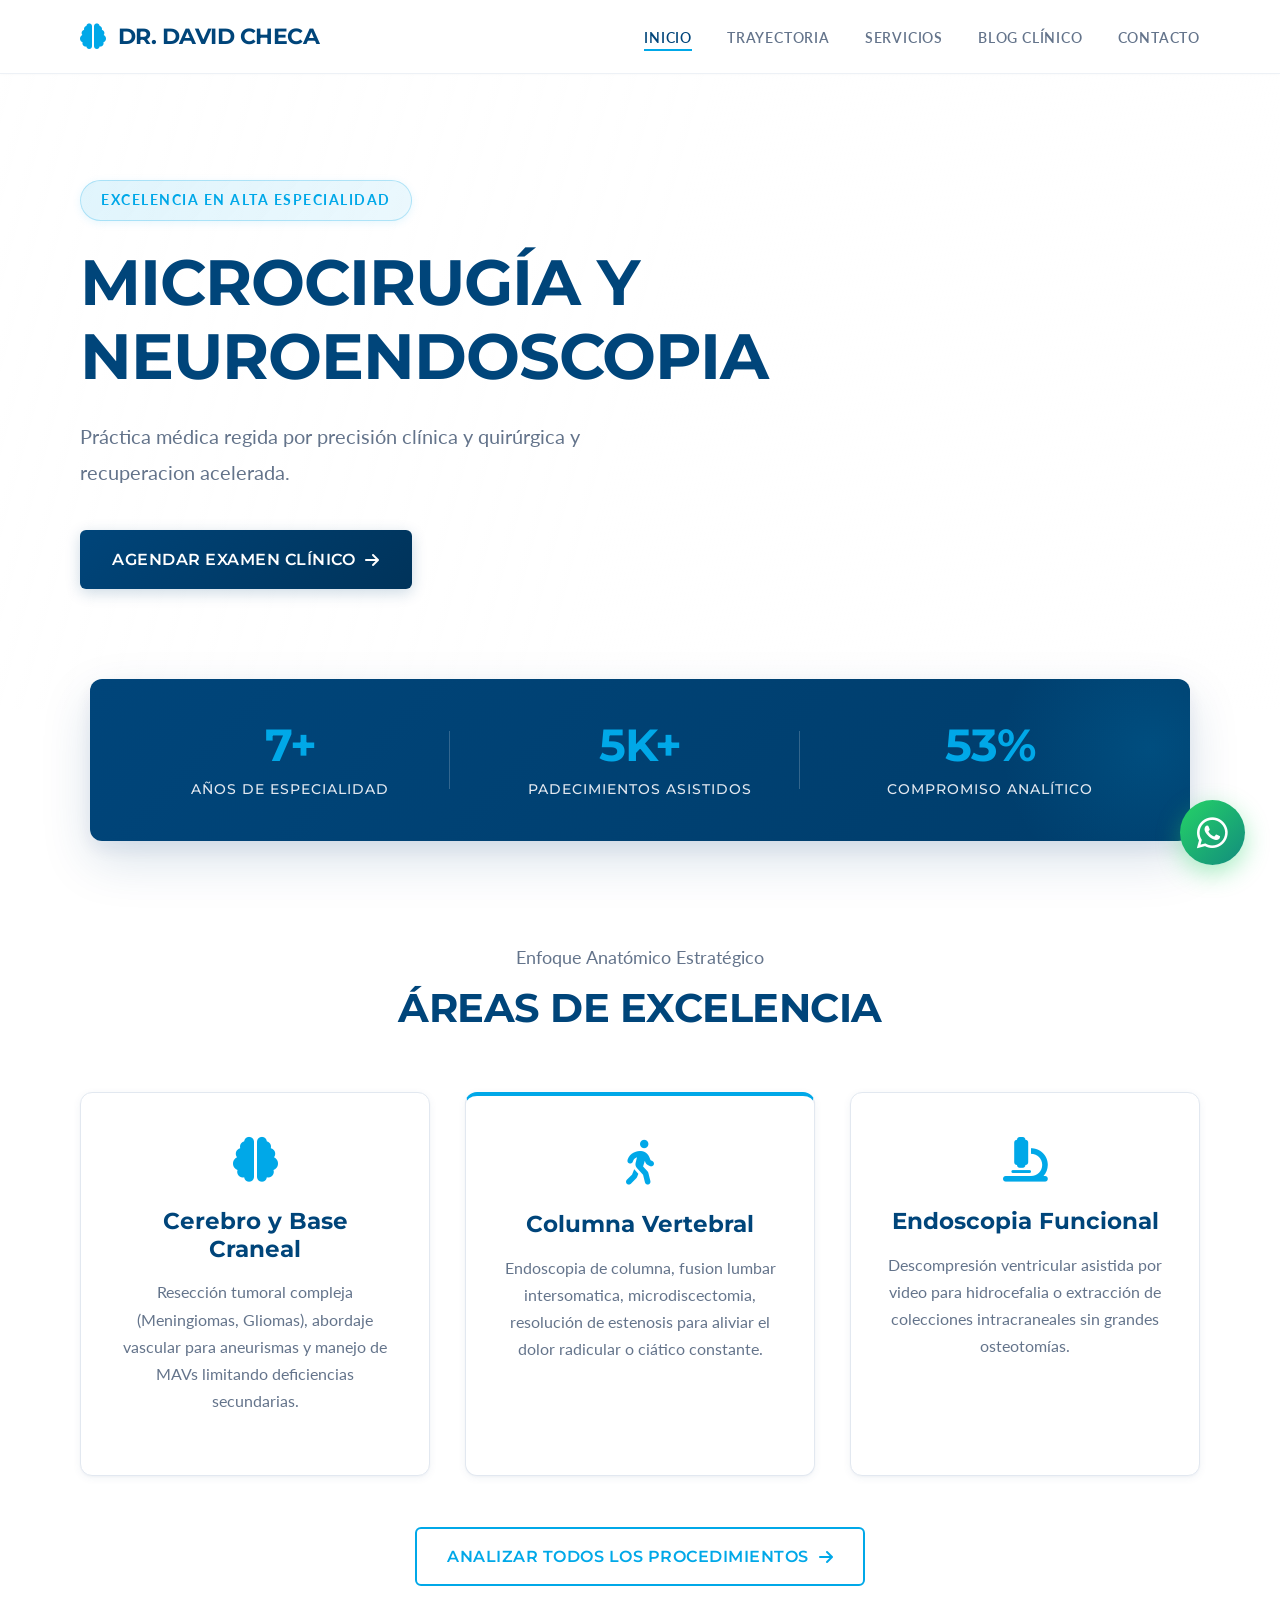
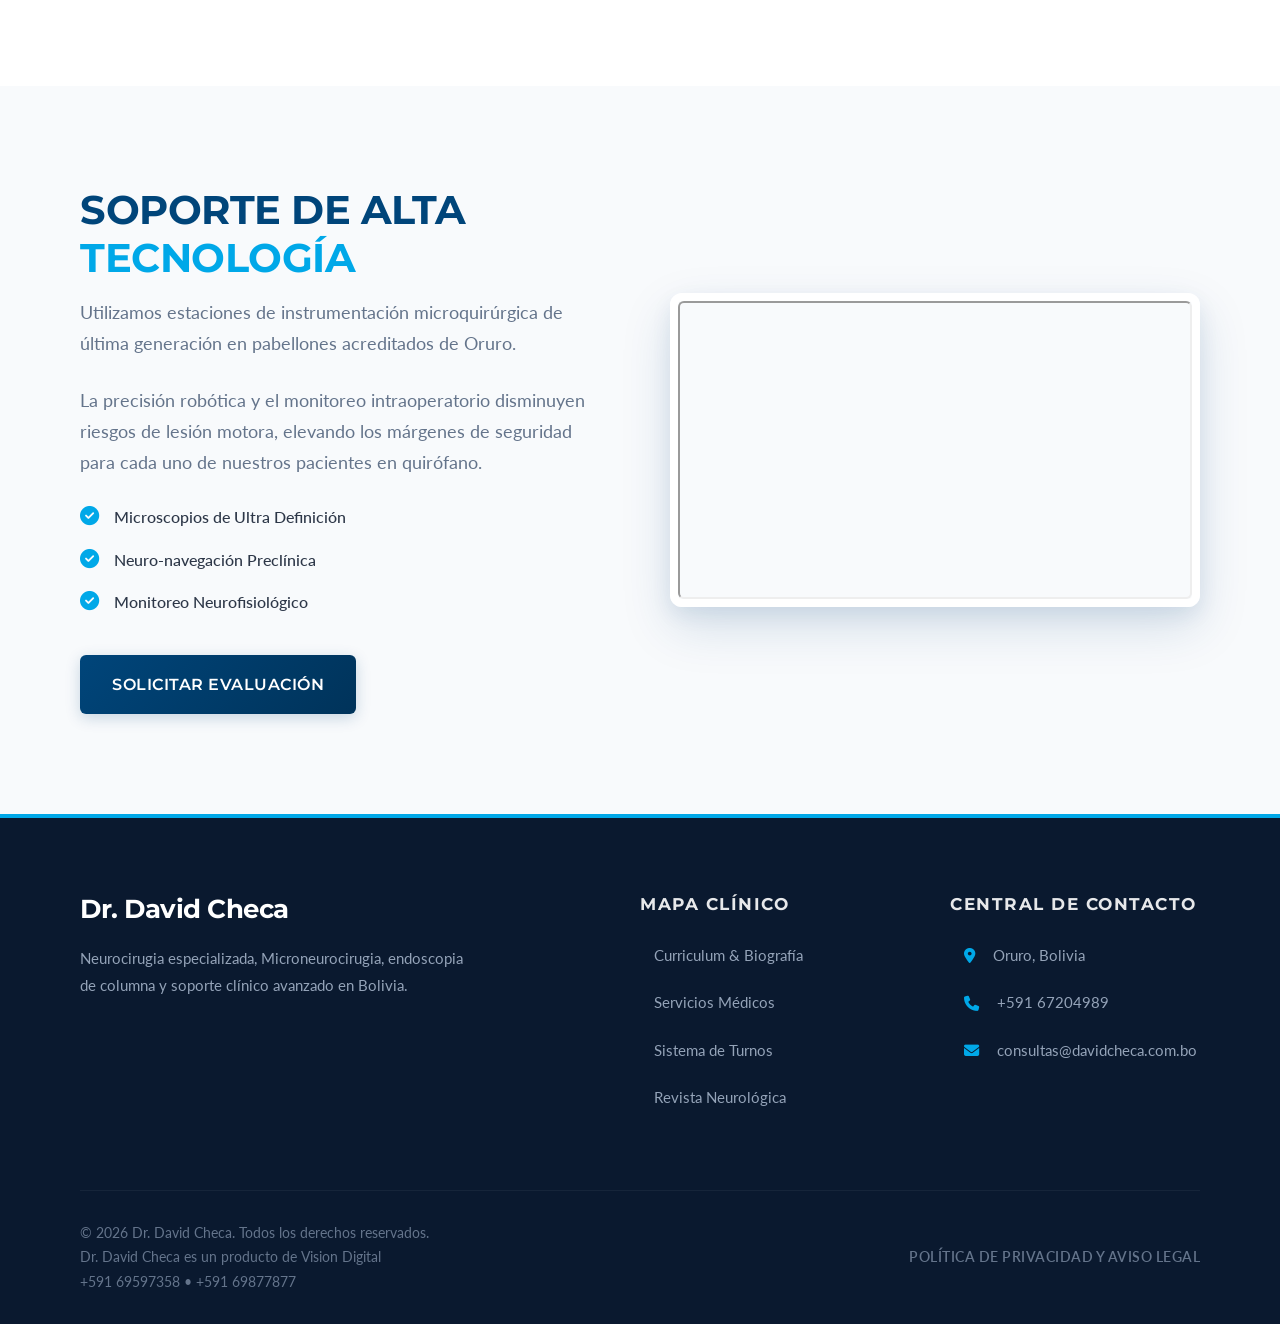
<file: index.html>
<!DOCTYPE html>
<html lang="es">

<head>
    <meta charset="UTF-8">
    <meta name="viewport" content="width=device-width, initial-scale=1.0">
    <meta name="description"
        content="Dr. David Checa - Neurocirujano especialista. Microneurocirugía avanzada en Bolivia.">
    <title>Dr. David Checa | MicroNeurocirugía y Columna</title>

    <link rel="stylesheet" href="https://cdnjs.cloudflare.com/ajax/libs/font-awesome/6.4.0/css/all.min.css">
    <link rel="stylesheet" href="css/styles.css">
</head>

<body>

    <!-- MENÚ PRINCIPAL -->
    <header class="main-header">
        <div class="container header-container">
            <a href="index.html" class="logo">
                <i class="fas fa-brain"></i>
                DR. DAVID CHECA
            </a>

            <nav>
                <ul class="nav-list">
                    <li><a href="index.html" class="active">INICIO</a></li>
                    <li><a href="sobre-mi.html">TRAYECTORIA</a></li>
                    <li><a href="servicios.html">SERVICIOS</a></li>
                    <li><a href="blog.html">BLOG CLÍNICO</a></li>
                    <li><a href="contacto.html">CONTACTO</a></li>
                </ul>
            </nav>

            <button class="mobile-menu-toggle" aria-label="Abrir Menú">
                <i class="fas fa-bars"></i>
            </button>
        </div>

        <!-- MÓVIL OVERLAY -->
        <div class="mobile-nav-overlay" style="display:none;">
            <button class="mobile-menu-close"><i class="fas fa-times"></i></button>
            <a href="index.html">INICIO</a>
            <a href="sobre-mi.html">TRAYECTORIA</a>
            <a href="servicios.html">SERVICIOS</a>
            <a href="blog.html">BLOG CLÍNICO</a>
            <a href="contacto.html">CONTACTO</a>
        </div>
    </header>

    <main>
        <!-- HERO INSTITUCIONAL -->
        <section class="hero-inst">
            <canvas id="particles-canvas"></canvas>
            <div class="container">
                <div class="hero-content reveal-up">
                    <span class="hero-label">Excelencia en Alta Especialidad</span>
                    <h1 class="hero-title">MICROCIRUGÍA Y NEUROENDOSCOPIA</h1>
                    <p class="hero-text">Práctica médica regida por precisión clínica y quirúrgica y recuperacion acelerada.</p>
                    <a href="contacto.html" class="btn-primary">
                        AGENDAR EXAMEN CLÍNICO <i class="fas fa-arrow-right"></i>
                    </a>
                </div>
            </div>
        </section>

        <!-- INFO BAR / METRICAS MÉDICAS -->
        <div class="info-bar reveal-up delay-100">
            <div class="container info-grid">
                <div class="info-item reveal-scale delay-100">
                    <h4><span class="counter" data-target="15" data-suffix="+">0</span></h4>
                    <p style="text-transform: uppercase; font-size: 0.85rem; letter-spacing: 1px;">Años de Especialidad
                    </p>
                </div>
                <div class="info-item reveal-scale delay-200">
                    <h4><span class="counter" data-target="10" data-suffix="K+">0</span></h4>
                    <p style="text-transform: uppercase; font-size: 0.85rem; letter-spacing: 1px;">Padecimientos
                        Asistidos</p>
                </div>
                <div class="info-item reveal-scale delay-300">
                    <h4><span class="counter" data-target="100" data-suffix="%">0</span></h4>
                    <p style="text-transform: uppercase; font-size: 0.85rem; letter-spacing: 1px;">Compromiso Analítico
                    </p>
                </div>
            </div>
        </div>

        <!-- ÁREAS DE EXCELENCIA (BENTO CLEAN VERSION) -->
        <section class="section-padding">
            <div class="container">
                <p class="section-subtitle reveal-up" style="margin-bottom: 10px;">Enfoque Anatómico Estratégico</p>
                <h2 class="section-title reveal-up" style="margin-bottom: 60px;">ÁREAS DE EXCELENCIA</h2>

                <div class="card-grid">
                    <div class="medical-card reveal-up delay-100">
                        <i class="fas fa-brain"></i>
                        <h3>Cerebro y Base Craneal</h3>
                        <p>Resección tumoral compleja (Meningiomas, Gliomas), abordaje vascular para aneurismas y manejo
                            de MAVs limitando deficiencias secundarias.</p>
                    </div>

                    <div class="medical-card reveal-up delay-200" style="border-top: 4px solid var(--clr-secondary);">
                        <i class="fas fa-walking"></i>
                        <h3>Columna Vertebral</h3>
                        <p>Endoscopia de columna, fusion lumbar intersomatica, microdiscectomia, resolución de estenosis para aliviar el dolor radicular o ciático constante.</p>
                    </div>

                    <div class="medical-card reveal-up delay-300">
                        <i class="fas fa-microscope"></i>
                        <h3>Endoscopia Funcional</h3>
                        <p>Descompresión ventricular asistida por video para hidrocefalia o extracción de colecciones
                            intracraneales sin grandes osteotomías.</p>
                    </div>
                </div>
                <div class="text-center reveal-up delay-400" style="margin-top: 50px;">
                    <a href="servicios.html" class="btn-outline">ANALIZAR TODOS LOS PROCEDIMIENTOS <i
                            class="fas fa-arrow-right"></i></a>
                </div>
            </div>
        </section>

        <!-- PRESENTACIÓN VISUAL / VIDEO -->
        <section class="section-padding section-bg">
            <div class="container">
                <div class="grid-2">
                    <div class="reveal-right">
                        <h2 class="section-title" style="text-align: left;">SOPORTE DE ALTA<br><span
                                class="text-primary">TECNOLOGÍA</span></h2>
                        <p style="color: var(--clr-text-muted); font-size: 1.15rem; margin-bottom: 25px;">Utilizamos
                            estaciones de instrumentación microquirúrgica de última generación en pabellones acreditados
                            de Oruro.</p>
                        <p style="color: var(--clr-text-muted); font-size: 1.15rem; margin-bottom: 25px;">La precisión
                            robótica y el monitoreo intraoperatorio disminuyen riesgos de lesión motora, elevando los
                            márgenes de seguridad para cada uno de nuestros pacientes en quirófano.</p>
                        <ul style="list-style: none; margin-bottom: 40px; font-weight: 500;">
                            <li style="margin-bottom: 15px; display:flex; gap:15px; align-items:center;"><i
                                    class="fas fa-check-circle"
                                    style="color: var(--clr-secondary); font-size:1.2rem;"></i>Microscopios de Ultra
                                Definición</li>
                            <li style="margin-bottom: 15px; display:flex; gap:15px; align-items:center;"><i
                                    class="fas fa-check-circle"
                                    style="color: var(--clr-secondary); font-size:1.2rem;"></i>Neuro-navegación
                                Preclínica</li>
                            <li style="margin-bottom: 15px; display:flex; gap:15px; align-items:center;"><i
                                    class="fas fa-check-circle"
                                    style="color: var(--clr-secondary); font-size:1.2rem;"></i>Monitoreo
                                Neurofisiológico</li>
                        </ul>
                        <a href="contacto.html" class="btn-primary">SOLICITAR EVALUACIÓN</a>
                    </div>
                    <div class="video-wrapper reveal-left delay-200">
                        <iframe src="https://www.youtube.com/embed/dQw4w9WgXcQ?si=abcdefgh"
                            title="Clínica Neurológica Dr. David Checa"
                            allow="accelerometer; autoplay; clipboard-write; encrypted-media; gyroscope; picture-in-picture"
                            allowfullscreen></iframe>
                    </div>
                </div>
            </div>
        </section>

    </main>

    <!-- FOOTER INSTITUCIONAL -->
    <footer class="main-footer">
        <div class="container">
            <div class="footer-grid">
                <div class="footer-brand reveal-up">
                    <h3>Dr. David Checa</h3>
                    <p>Neurocirugia especializada, Microneurocirugia, endoscopia de columna y soporte clínico avanzado en Bolivia.</p>
                </div>
                <div class="reveal-up delay-100">
                    <h4 class="footer-title">MAPA CLÍNICO</h4>
                    <ul class="footer-links">
                        <li><a href="sobre-mi.html">Curriculum & Biografía</a></li>
                        <li><a href="servicios.html">Servicios Médicos</a></li>
                        <li><a href="contacto.html">Sistema de Turnos</a></li>
                        <li><a href="blog.html">Revista Neurológica</a></li>
                    </ul>
                </div>
                <div class="reveal-up delay-200">
                    <h4 class="footer-title">CENTRAL DE CONTACTO</h4>
                    <ul class="footer-links">
                        <li><a href="contacto.html"><i class="fas fa-map-marker-alt"
                                    style="color: var(--clr-secondary); margin-right: 10px;"></i> Oruro, Bolivia</a>
                        </li>
                        <li><a href="tel:+59167204989"><i class="fas fa-phone"
                                    style="color: var(--clr-secondary); margin-right: 10px;"></i> +591 67204989</a></li>
                        <li><a href="mailto:consultas@davidcheca.com.bo"><i class="fas fa-envelope"
                                    style="color: var(--clr-secondary); margin-right: 10px;"></i>
                                consultas@davidcheca.com.bo</a></li>
                    </ul>
                </div>
            </div>

            <div class="footer-bottom">
                <div>
                    © 2026 Dr. David Checa. Todos los derechos reservados.<br>
                    Dr. David Checa es un producto de Vision Digital<br>
                    +591 69597358 • +591 69877877
                </div>
                <div>
                    <a href="aviso-legal.html">POLÍTICA DE PRIVACIDAD Y AVISO LEGAL</a>
                </div>
            </div>
        </div>
    </footer>

    <!-- WHATSAPP FLOATING BUTTON (PRD Format) -->
    <a href="https://wa.me/59167204989?text=Hola%20Dr.%20Checa%2C%20quisiera%20agendar%20una%20consulta."
        class="wa-float reveal-scale delay-400" target="_blank" rel="noopener noreferrer" aria-label="Contactar por WhatsApp">
        <i class="fab fa-whatsapp"></i>
    </a>

    <!-- CHAT EN VIVO (Tawk.to) -->
    <!--Start of Tawk.to Script-->
    <script type="text/javascript">
        var Tawk_API=Tawk_API||{}, Tawk_LoadStart=new Date();
        (function(){
            var s1=document.createElement("script"),s0=document.getElementsByTagName("script")[0];
            s1.async=true;
            s1.src='https://embed.tawk.to/YOUR_TAWK_ID/default';
            s1.charset='UTF-8';
            s1.setAttribute('crossorigin','*');
            s0.parentNode.insertBefore(s1,s0);
        })();
        
        // Personalización del widget
        Tawk_API.onLoad = function(){
            Tawk_API.setAttributes({
                'name'  : 'Visitante',
                'email' : '',
                'hash'  : ''
            }, function(error){});
        };
    </script>
    <!--End of Tawk.to Script-->

    <script src="js/main.js"></script>
</body>

</html>
</file>
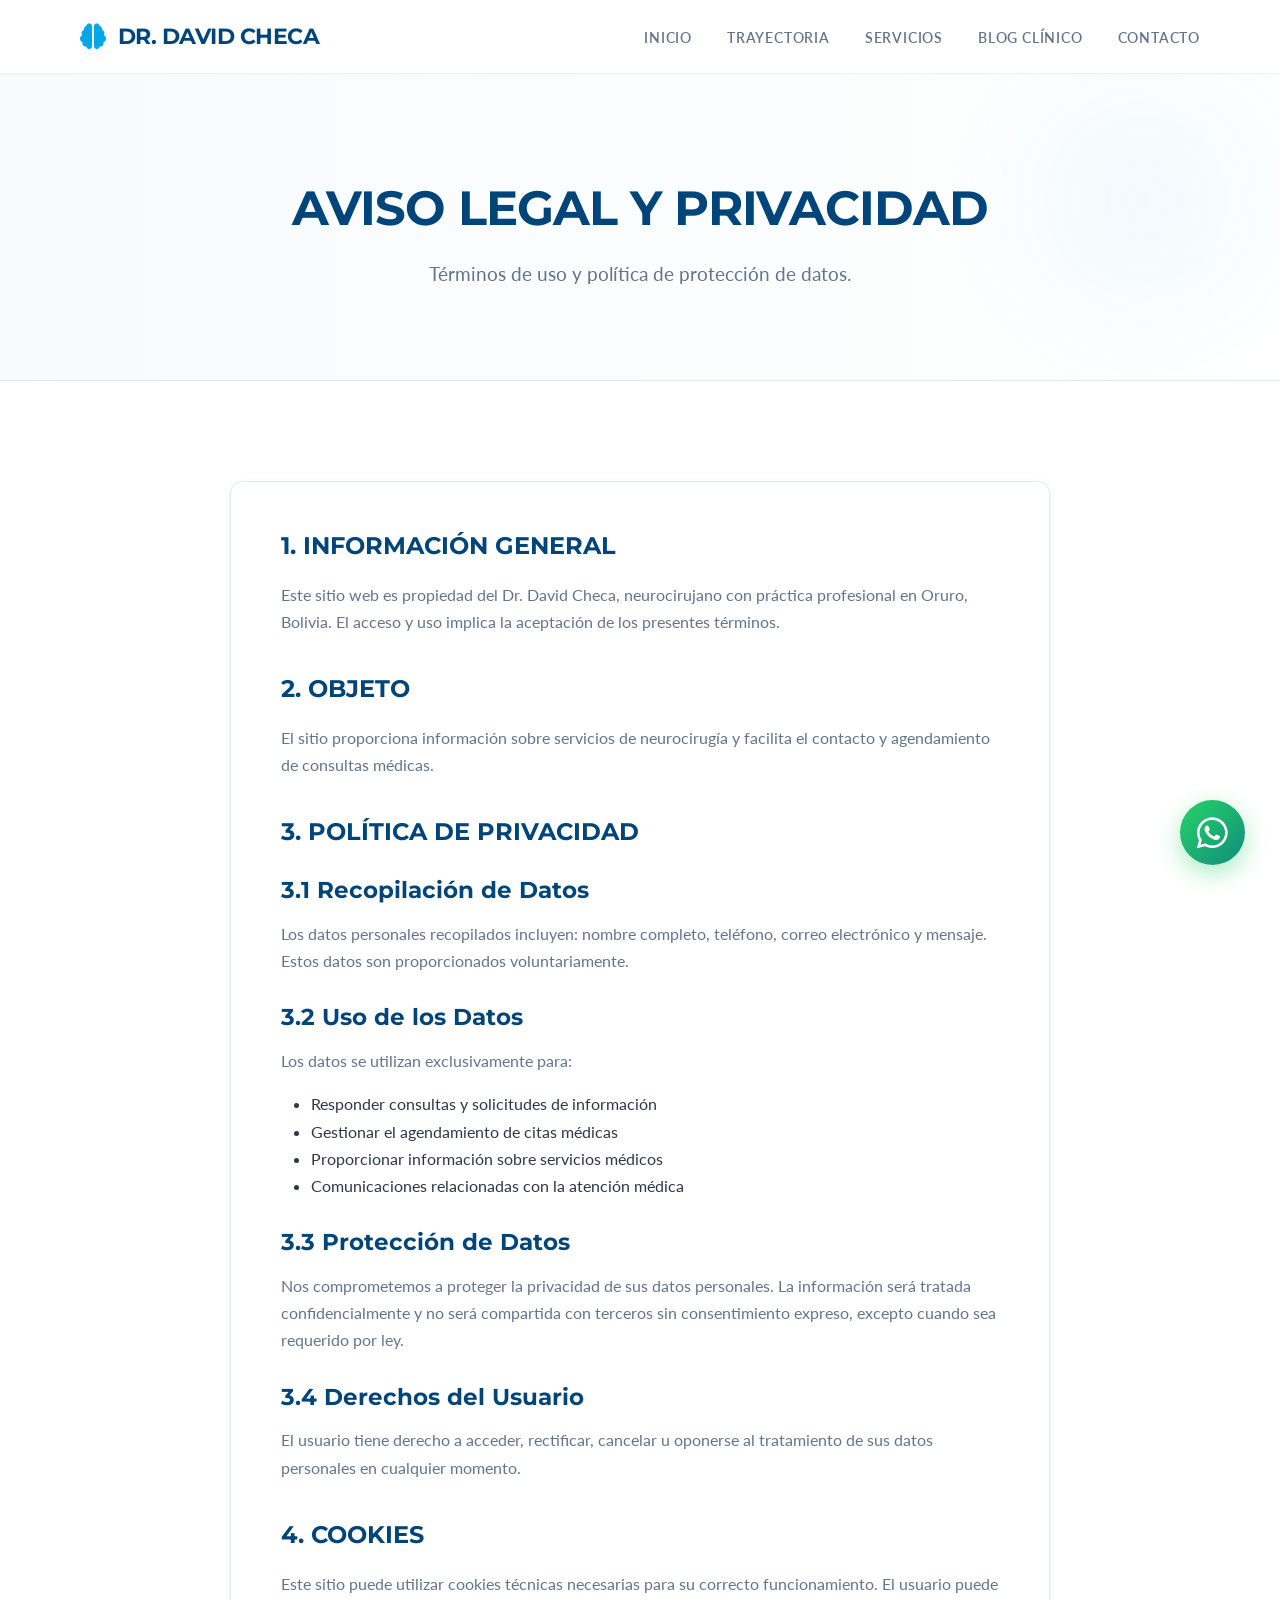
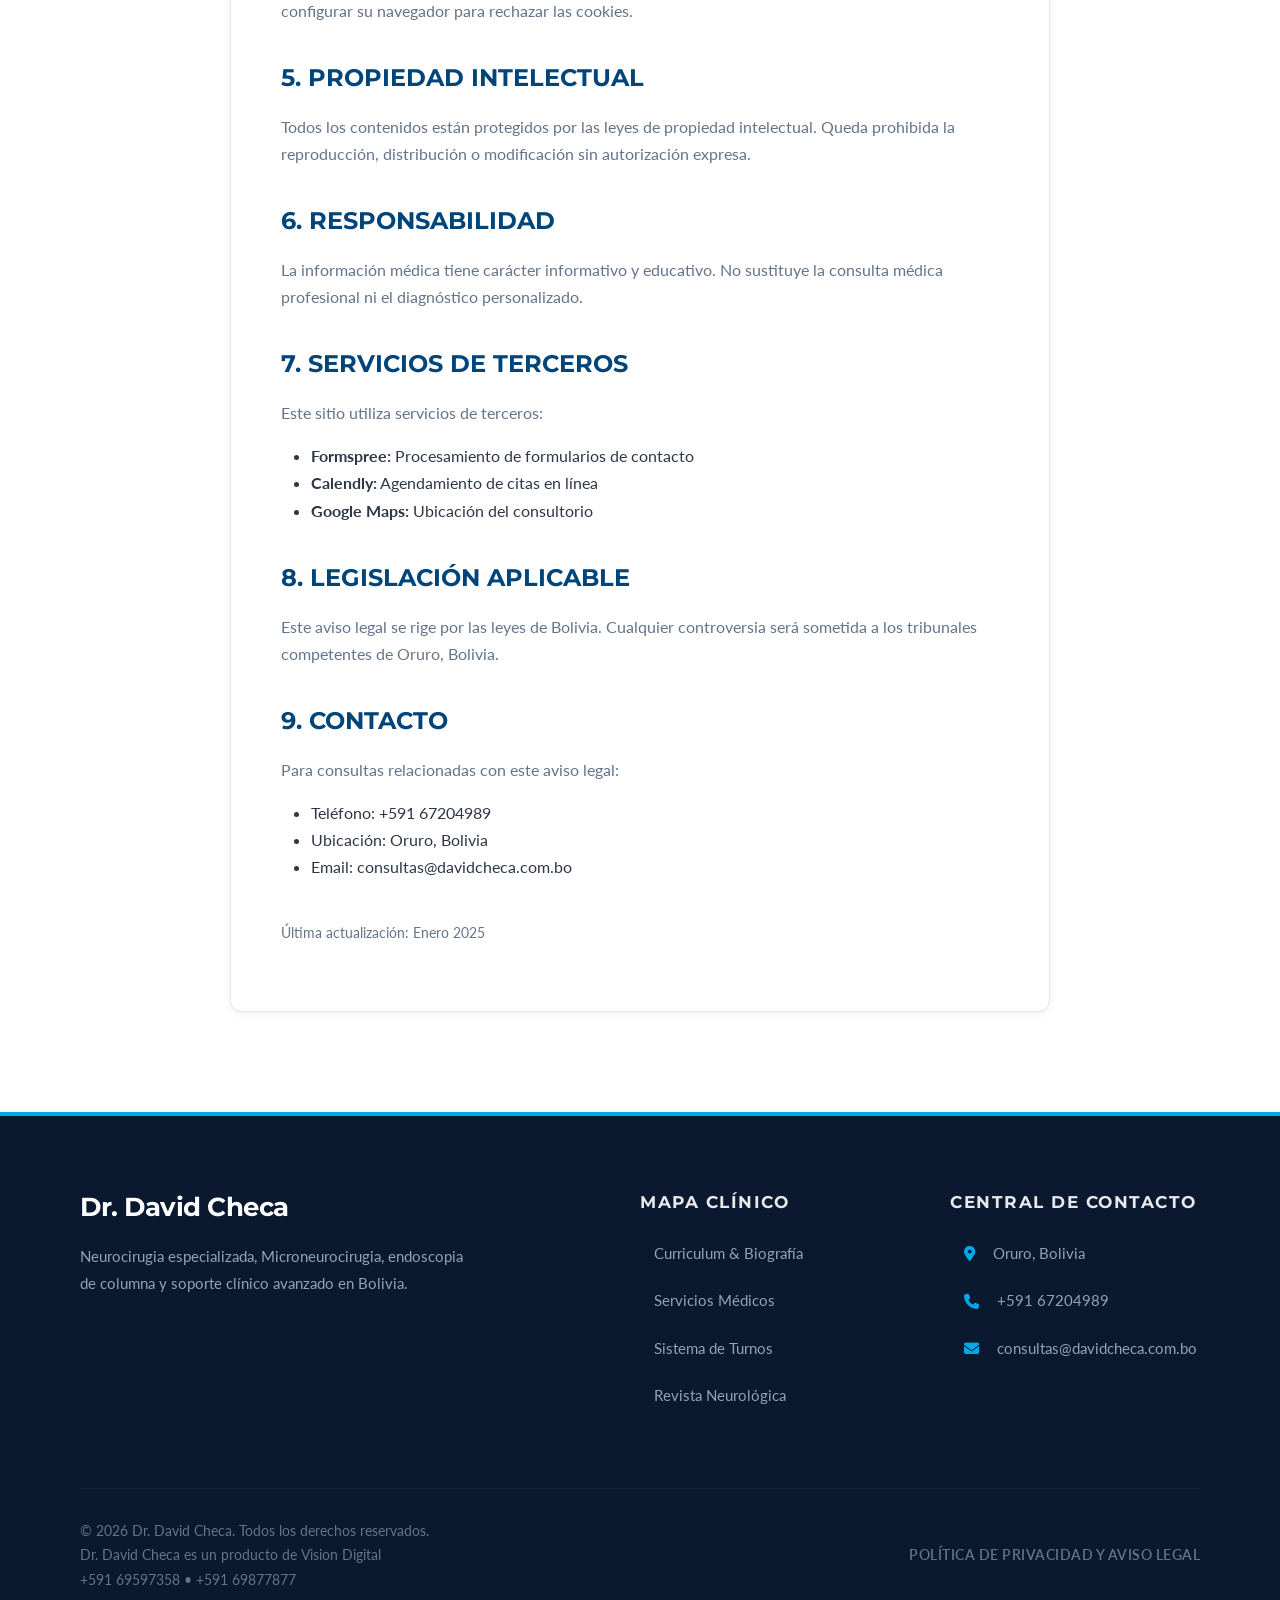
<file: aviso-legal.html>
<!DOCTYPE html>
<html lang="es">

<head>
    <meta charset="UTF-8">
    <meta name="viewport" content="width=device-width, initial-scale=1.0">
    <meta name="description" content="Política de privacidad y aviso legal - Dr. David Checa">
    <title>Dr. David Checa | Aviso Legal</title>

    <link rel="stylesheet" href="https://cdnjs.cloudflare.com/ajax/libs/font-awesome/6.4.0/css/all.min.css">
    <link rel="stylesheet" href="css/styles.css">
</head>

<body>

    <header class="main-header">
        <div class="container header-container">
            <a href="index.html" class="logo">
                <i class="fas fa-brain"></i>
                DR. DAVID CHECA
            </a>

            <nav>
                <ul class="nav-list">
                    <li><a href="index.html">INICIO</a></li>
                    <li><a href="sobre-mi.html">TRAYECTORIA</a></li>
                    <li><a href="servicios.html">SERVICIOS</a></li>
                    <li><a href="blog.html">BLOG CLÍNICO</a></li>
                    <li><a href="contacto.html">CONTACTO</a></li>
                </ul>
            </nav>

            <button class="mobile-menu-toggle" aria-label="Abrir Menú">
                <i class="fas fa-bars"></i>
            </button>
        </div>

        <div class="mobile-nav-overlay" style="display:none;">
            <button class="mobile-menu-close"><i class="fas fa-times"></i></button>
            <a href="index.html">INICIO</a>
            <a href="sobre-mi.html">TRAYECTORIA</a>
            <a href="servicios.html">SERVICIOS</a>
            <a href="blog.html">BLOG CLÍNICO</a>
            <a href="contacto.html">CONTACTO</a>
        </div>
    </header>

    <main>
        <section class="page-header reveal-up">
            <div class="container">
                <h1 class="reveal-up delay-100">AVISO LEGAL Y PRIVACIDAD</h1>
                <p class="reveal-up delay-200">Términos de uso y política de protección de datos.</p>
            </div>
        </section>

        <section class="section-padding">
            <div class="container" style="max-width: 900px;">
                <div class="medical-card reveal-up" style="text-align: left; padding: 50px;">
                    <h2 style="color: var(--clr-primary); margin-bottom: 20px;">1. INFORMACIÓN GENERAL</h2>
                    <p>Este sitio web es propiedad del Dr. David Checa, neurocirujano con práctica profesional en Oruro, Bolivia. El acceso y uso implica la aceptación de los presentes términos.</p>

                    <h2 style="color: var(--clr-primary); margin-top: 40px; margin-bottom: 20px;">2. OBJETO</h2>
                    <p>El sitio proporciona información sobre servicios de neurocirugía y facilita el contacto y agendamiento de consultas médicas.</p>

                    <h2 style="color: var(--clr-primary); margin-top: 40px; margin-bottom: 20px;">3. POLÍTICA DE PRIVACIDAD</h2>
                    
                    <h3 style="color: var(--clr-primary); margin-top: 30px; margin-bottom: 15px;">3.1 Recopilación de Datos</h3>
                    <p>Los datos personales recopilados incluyen: nombre completo, teléfono, correo electrónico y mensaje. Estos datos son proporcionados voluntariamente.</p>

                    <h3 style="color: var(--clr-primary); margin-top: 30px; margin-bottom: 15px;">3.2 Uso de los Datos</h3>
                    <p>Los datos se utilizan exclusivamente para:</p>
                    <ul style="margin-left: 30px; margin-top: 15px; margin-bottom: 15px;">
                        <li>Responder consultas y solicitudes de información</li>
                        <li>Gestionar el agendamiento de citas médicas</li>
                        <li>Proporcionar información sobre servicios médicos</li>
                        <li>Comunicaciones relacionadas con la atención médica</li>
                    </ul>

                    <h3 style="color: var(--clr-primary); margin-top: 30px; margin-bottom: 15px;">3.3 Protección de Datos</h3>
                    <p>Nos comprometemos a proteger la privacidad de sus datos personales. La información será tratada confidencialmente y no será compartida con terceros sin consentimiento expreso, excepto cuando sea requerido por ley.</p>

                    <h3 style="color: var(--clr-primary); margin-top: 30px; margin-bottom: 15px;">3.4 Derechos del Usuario</h3>
                    <p>El usuario tiene derecho a acceder, rectificar, cancelar u oponerse al tratamiento de sus datos personales en cualquier momento.</p>

                    <h2 style="color: var(--clr-primary); margin-top: 40px; margin-bottom: 20px;">4. COOKIES</h2>
                    <p>Este sitio puede utilizar cookies técnicas necesarias para su correcto funcionamiento. El usuario puede configurar su navegador para rechazar las cookies.</p>

                    <h2 style="color: var(--clr-primary); margin-top: 40px; margin-bottom: 20px;">5. PROPIEDAD INTELECTUAL</h2>
                    <p>Todos los contenidos están protegidos por las leyes de propiedad intelectual. Queda prohibida la reproducción, distribución o modificación sin autorización expresa.</p>

                    <h2 style="color: var(--clr-primary); margin-top: 40px; margin-bottom: 20px;">6. RESPONSABILIDAD</h2>
                    <p>La información médica tiene carácter informativo y educativo. No sustituye la consulta médica profesional ni el diagnóstico personalizado.</p>

                    <h2 style="color: var(--clr-primary); margin-top: 40px; margin-bottom: 20px;">7. SERVICIOS DE TERCEROS</h2>
                    <p>Este sitio utiliza servicios de terceros:</p>
                    <ul style="margin-left: 30px; margin-top: 15px; margin-bottom: 15px;">
                        <li><strong>Formspree:</strong> Procesamiento de formularios de contacto</li>
                        <li><strong>Calendly:</strong> Agendamiento de citas en línea</li>
                        <li><strong>Google Maps:</strong> Ubicación del consultorio</li>
                    </ul>

                    <h2 style="color: var(--clr-primary); margin-top: 40px; margin-bottom: 20px;">8. LEGISLACIÓN APLICABLE</h2>
                    <p>Este aviso legal se rige por las leyes de Bolivia. Cualquier controversia será sometida a los tribunales competentes de Oruro, Bolivia.</p>

                    <h2 style="color: var(--clr-primary); margin-top: 40px; margin-bottom: 20px;">9. CONTACTO</h2>
                    <p>Para consultas relacionadas con este aviso legal:</p>
                    <ul style="margin-left: 30px; margin-top: 15px; margin-bottom: 15px;">
                        <li>Teléfono: +591 67204989</li>
                        <li>Ubicación: Oruro, Bolivia</li>
                        <li>Email: consultas@davidcheca.com.bo</li>
                    </ul>

                    <p style="margin-top: 40px; color: var(--clr-text-muted); font-size: 0.9rem;">Última actualización: Enero 2025</p>
                </div>
            </div>
        </section>
    </main>

    <footer class="main-footer">
        <div class="container">
            <div class="footer-grid">
                <div class="footer-brand reveal-up">
                    <h3>Dr. David Checa</h3>
                    <p>Neurocirugia especializada, Microneurocirugia, endoscopia de columna y soporte clínico avanzado en Bolivia.</p>
                </div>
                <div class="reveal-up delay-100">
                    <h4 class="footer-title">MAPA CLÍNICO</h4>
                    <ul class="footer-links">
                        <li><a href="sobre-mi.html">Curriculum & Biografía</a></li>
                        <li><a href="servicios.html">Servicios Médicos</a></li>
                        <li><a href="contacto.html">Sistema de Turnos</a></li>
                        <li><a href="blog.html">Revista Neurológica</a></li>
                    </ul>
                </div>
                <div class="reveal-up delay-200">
                    <h4 class="footer-title">CENTRAL DE CONTACTO</h4>
                    <ul class="footer-links">
                        <li><a href="contacto.html"><i class="fas fa-map-marker-alt" style="color: var(--clr-secondary); margin-right: 10px;"></i> Oruro, Bolivia</a></li>
                        <li><a href="tel:+59167204989"><i class="fas fa-phone" style="color: var(--clr-secondary); margin-right: 10px;"></i> +591 67204989</a></li>
                        <li><a href="mailto:consultas@davidcheca.com.bo"><i class="fas fa-envelope" style="color: var(--clr-secondary); margin-right: 10px;"></i> consultas@davidcheca.com.bo</a></li>
                    </ul>
                </div>
            </div>

            <div class="footer-bottom">
                <div>
                    © 2026 Dr. David Checa. Todos los derechos reservados.<br>
                    Dr. David Checa es un producto de Vision Digital<br>
                    +591 69597358 • +591 69877877
                </div>
                <div><a href="aviso-legal.html">POLÍTICA DE PRIVACIDAD Y AVISO LEGAL</a></div>
            </div>
        </div>
    </footer>

    <a href="https://wa.me/59167204989?text=Hola%20Dr.%20Checa%2C%20quisiera%20agendar%20una%20consulta." class="wa-float reveal-scale delay-400" target="_blank" rel="noopener noreferrer">
        <i class="fab fa-whatsapp"></i>
    </a>

    <script src="js/main.js"></script>
</body>

</html>
</file>
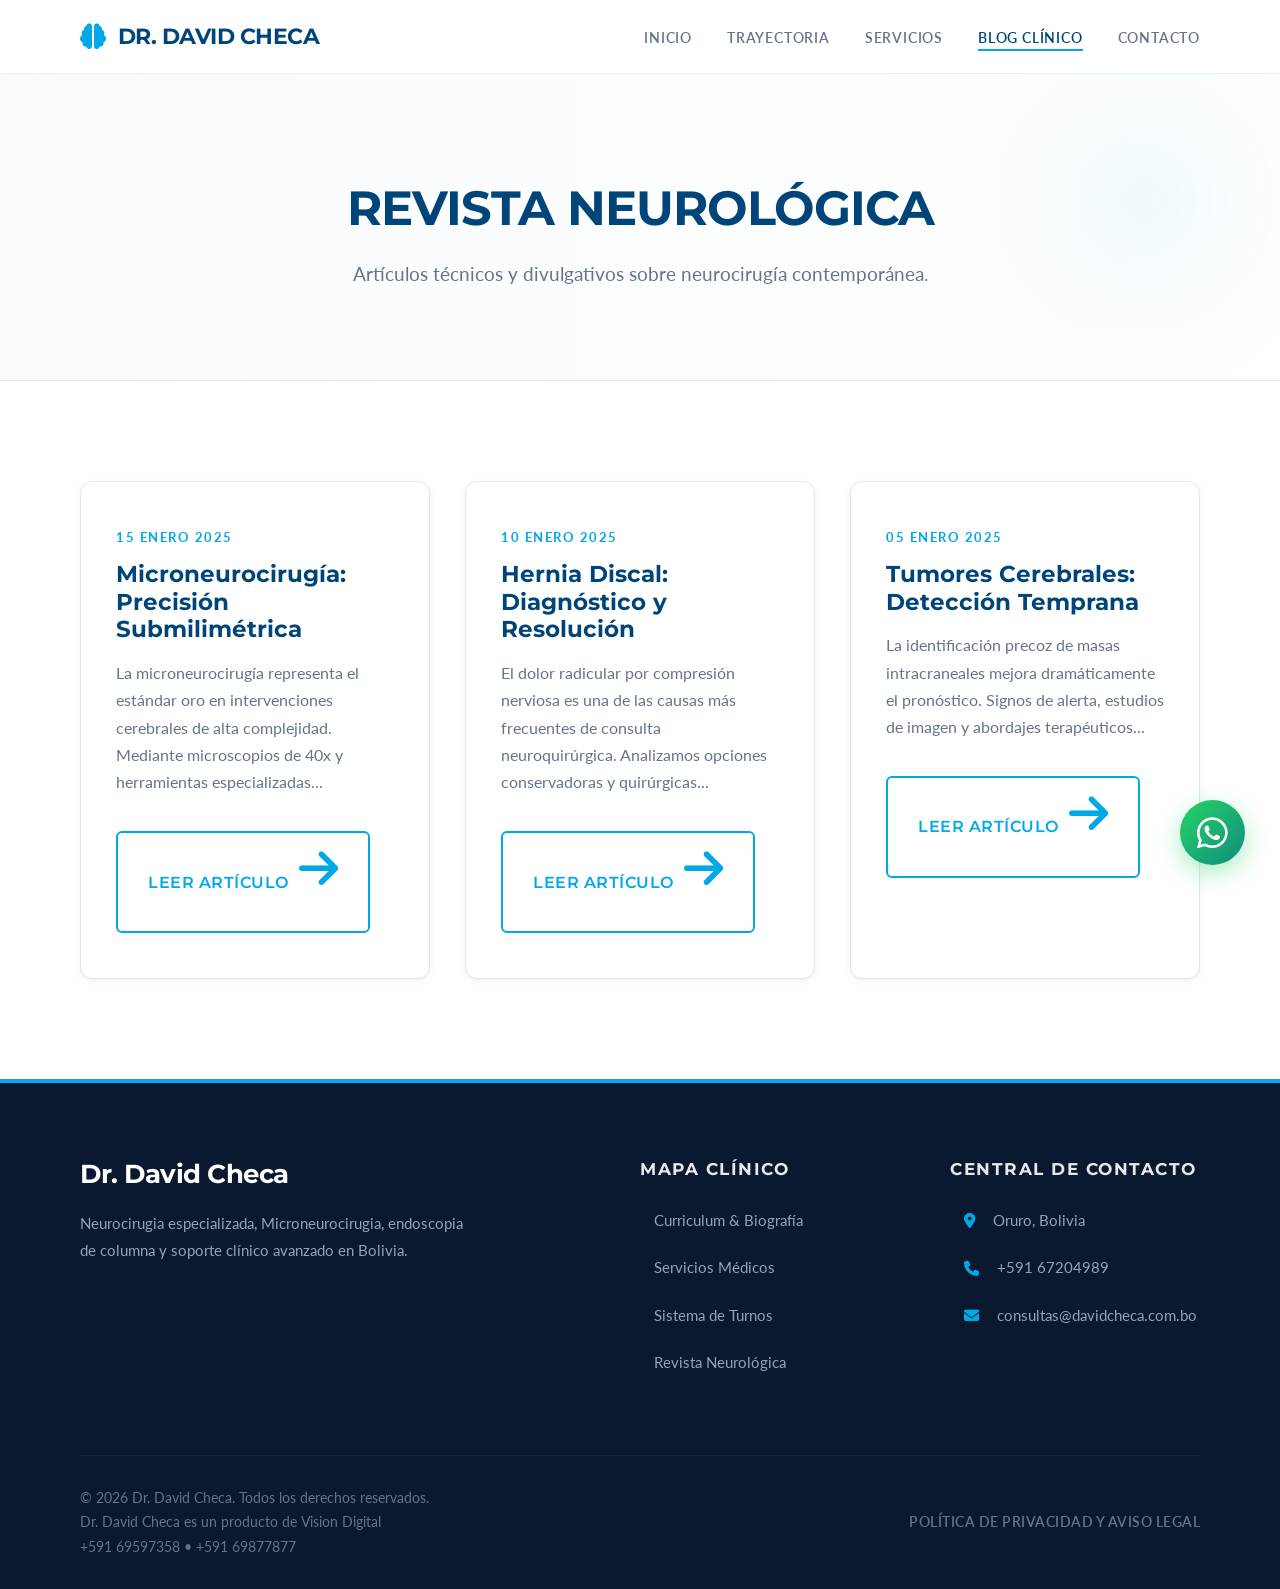
<file: blog.html>
<!DOCTYPE html>
<html lang="es">

<head>
    <meta charset="UTF-8">
    <meta name="viewport" content="width=device-width, initial-scale=1.0">
    <meta name="description" content="Blog médico y artículos clínicos - Dr. David Checa">
    <title>Dr. David Checa | Blog Clínico</title>

    <link rel="stylesheet" href="https://cdnjs.cloudflare.com/ajax/libs/font-awesome/6.4.0/css/all.min.css">
    <link rel="stylesheet" href="css/styles.css">
</head>

<body>

    <header class="main-header">
        <div class="container header-container">
            <a href="index.html" class="logo">
                <i class="fas fa-brain"></i>
                DR. DAVID CHECA
            </a>

            <nav>
                <ul class="nav-list">
                    <li><a href="index.html">INICIO</a></li>
                    <li><a href="sobre-mi.html">TRAYECTORIA</a></li>
                    <li><a href="servicios.html">SERVICIOS</a></li>
                    <li><a href="blog.html" class="active">BLOG CLÍNICO</a></li>
                    <li><a href="contacto.html">CONTACTO</a></li>
                </ul>
            </nav>

            <button class="mobile-menu-toggle" aria-label="Abrir Menú">
                <i class="fas fa-bars"></i>
            </button>
        </div>

        <div class="mobile-nav-overlay" style="display:none;">
            <button class="mobile-menu-close"><i class="fas fa-times"></i></button>
            <a href="index.html">INICIO</a>
            <a href="sobre-mi.html">TRAYECTORIA</a>
            <a href="servicios.html">SERVICIOS</a>
            <a href="blog.html">BLOG CLÍNICO</a>
            <a href="contacto.html">CONTACTO</a>
        </div>
    </header>

    <main>
        <section class="page-header reveal-up">
            <div class="container">
                <h1 class="reveal-up delay-100">REVISTA NEUROLÓGICA</h1>
                <p class="reveal-up delay-200">Artículos técnicos y divulgativos sobre neurocirugía contemporánea.</p>
            </div>
        </section>

        <section class="section-padding">
            <div class="container">
                <div class="card-grid">
                    <article class="medical-card reveal-up delay-100" style="text-align: left;">
                        <span class="blog-date">15 ENERO 2025</span>
                        <h3>Microneurocirugía: Precisión Submilimétrica</h3>
                        <p>La microneurocirugía representa el estándar oro en intervenciones cerebrales de alta complejidad. Mediante microscopios de 40x y herramientas especializadas...</p>
                        <a href="blog/articulo1.html" class="btn-outline" style="margin-top: 20px;">
                            LEER ARTÍCULO <i class="fas fa-arrow-right"></i>
                        </a>
                    </article>

                    <article class="medical-card reveal-up delay-200" style="text-align: left;">
                        <span class="blog-date">10 ENERO 2025</span>
                        <h3>Hernia Discal: Diagnóstico y Resolución</h3>
                        <p>El dolor radicular por compresión nerviosa es una de las causas más frecuentes de consulta neuroquirúrgica. Analizamos opciones conservadoras y quirúrgicas...</p>
                        <a href="blog/articulo2.html" class="btn-outline" style="margin-top: 20px;">
                            LEER ARTÍCULO <i class="fas fa-arrow-right"></i>
                        </a>
                    </article>

                    <article class="medical-card reveal-up delay-300" style="text-align: left;">
                        <span class="blog-date">05 ENERO 2025</span>
                        <h3>Tumores Cerebrales: Detección Temprana</h3>
                        <p>La identificación precoz de masas intracraneales mejora dramáticamente el pronóstico. Signos de alerta, estudios de imagen y abordajes terapéuticos...</p>
                        <a href="blog/articulo3.html" class="btn-outline" style="margin-top: 20px;">
                            LEER ARTÍCULO <i class="fas fa-arrow-right"></i>
                        </a>
                    </article>
                </div>
            </div>
        </section>
    </main>

    <footer class="main-footer">
        <div class="container">
            <div class="footer-grid">
                <div class="footer-brand reveal-up">
                    <h3>Dr. David Checa</h3>
                    <p>Neurocirugia especializada, Microneurocirugia, endoscopia de columna y soporte clínico avanzado en Bolivia.</p>
                </div>
                <div class="reveal-up delay-100">
                    <h4 class="footer-title">MAPA CLÍNICO</h4>
                    <ul class="footer-links">
                        <li><a href="sobre-mi.html">Curriculum & Biografía</a></li>
                        <li><a href="servicios.html">Servicios Médicos</a></li>
                        <li><a href="contacto.html">Sistema de Turnos</a></li>
                        <li><a href="blog.html">Revista Neurológica</a></li>
                    </ul>
                </div>
                <div class="reveal-up delay-200">
                    <h4 class="footer-title">CENTRAL DE CONTACTO</h4>
                    <ul class="footer-links">
                        <li><a href="contacto.html"><i class="fas fa-map-marker-alt" style="color: var(--clr-secondary); margin-right: 10px;"></i> Oruro, Bolivia</a></li>
                        <li><a href="tel:+59167204989"><i class="fas fa-phone" style="color: var(--clr-secondary); margin-right: 10px;"></i> +591 67204989</a></li>
                        <li><a href="mailto:consultas@davidcheca.com.bo"><i class="fas fa-envelope" style="color: var(--clr-secondary); margin-right: 10px;"></i> consultas@davidcheca.com.bo</a></li>
                    </ul>
                </div>
            </div>

            <div class="footer-bottom">
                <div>
                    © 2026 Dr. David Checa. Todos los derechos reservados.<br>
                    Dr. David Checa es un producto de Vision Digital<br>
                    +591 69597358 • +591 69877877
                </div>
                <div><a href="aviso-legal.html">POLÍTICA DE PRIVACIDAD Y AVISO LEGAL</a></div>
            </div>
        </div>
    </footer>

    <a href="https://wa.me/59167204989?text=Hola%20Dr.%20Checa%2C%20quisiera%20agendar%20una%20consulta." class="wa-float reveal-scale delay-400" target="_blank" rel="noopener noreferrer">
        <i class="fab fa-whatsapp"></i>
    </a>

    <script src="js/main.js"></script>
</body>

</html>
</file>
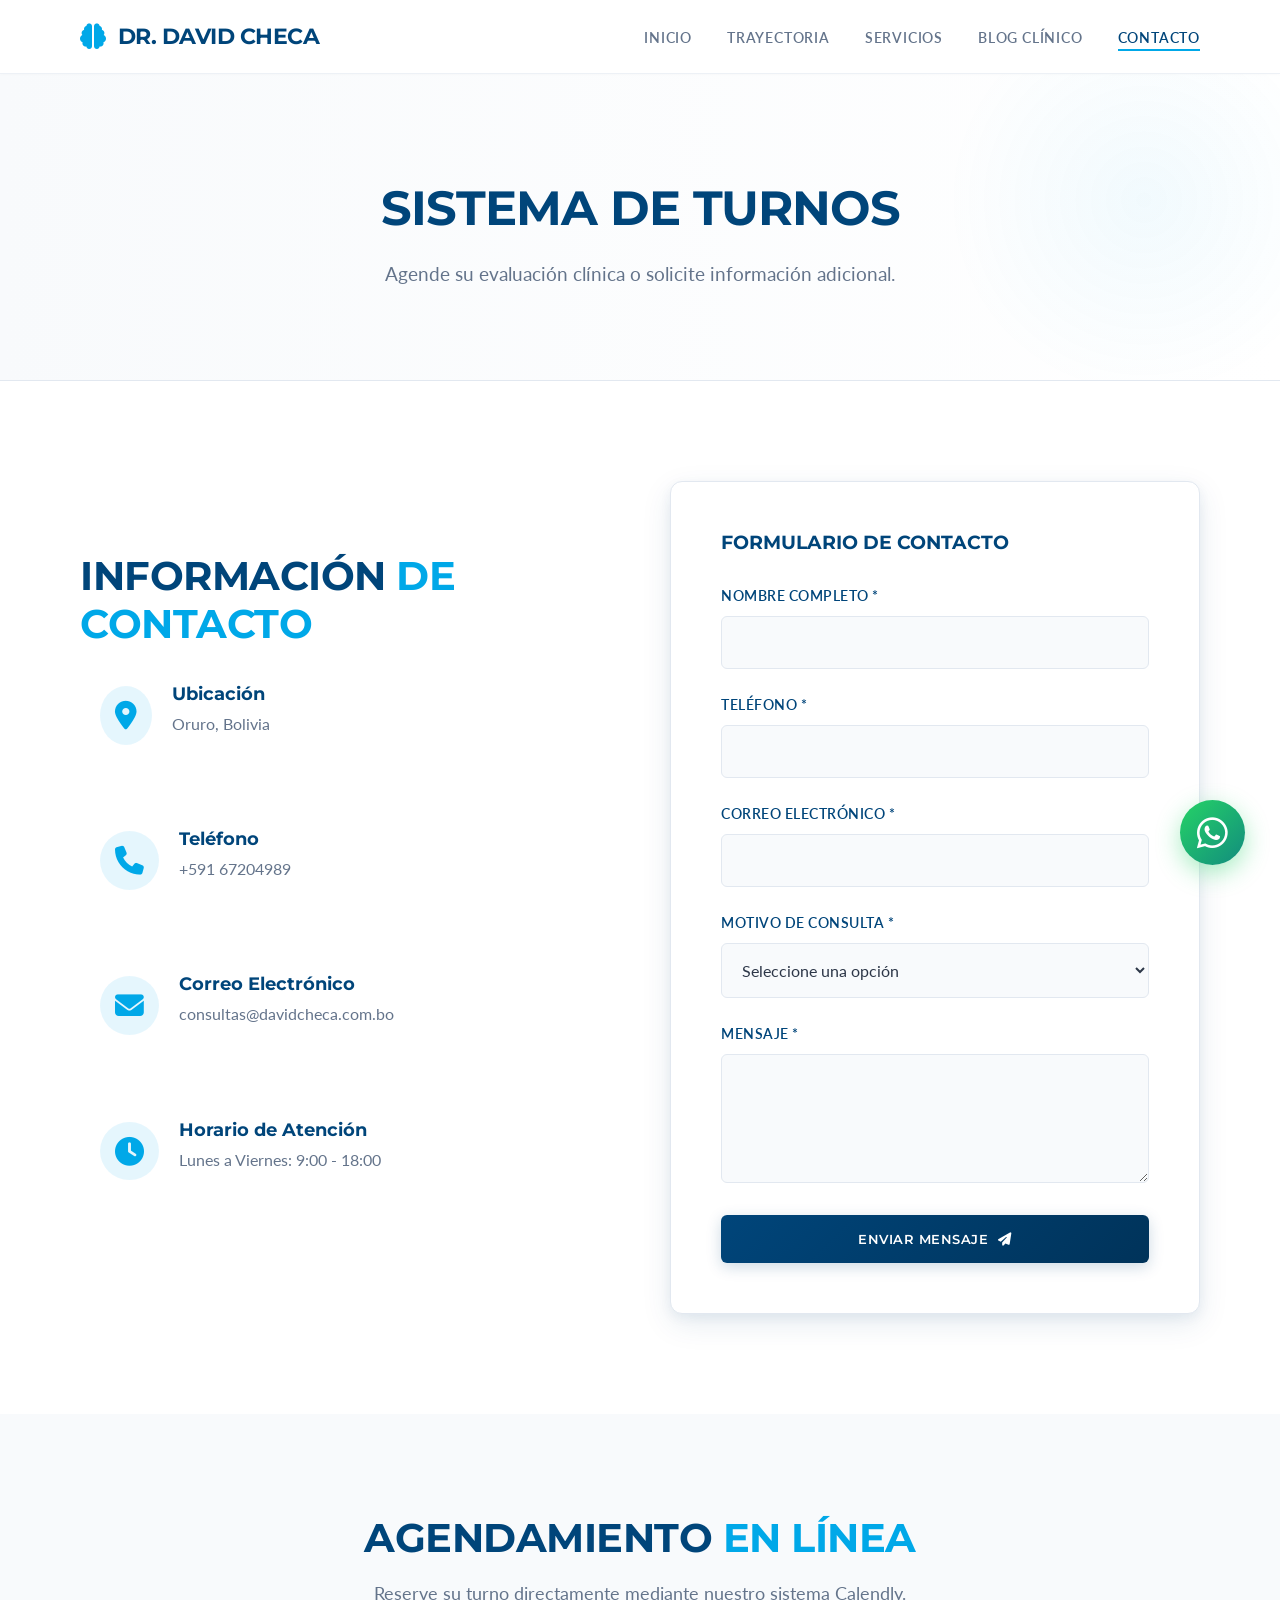
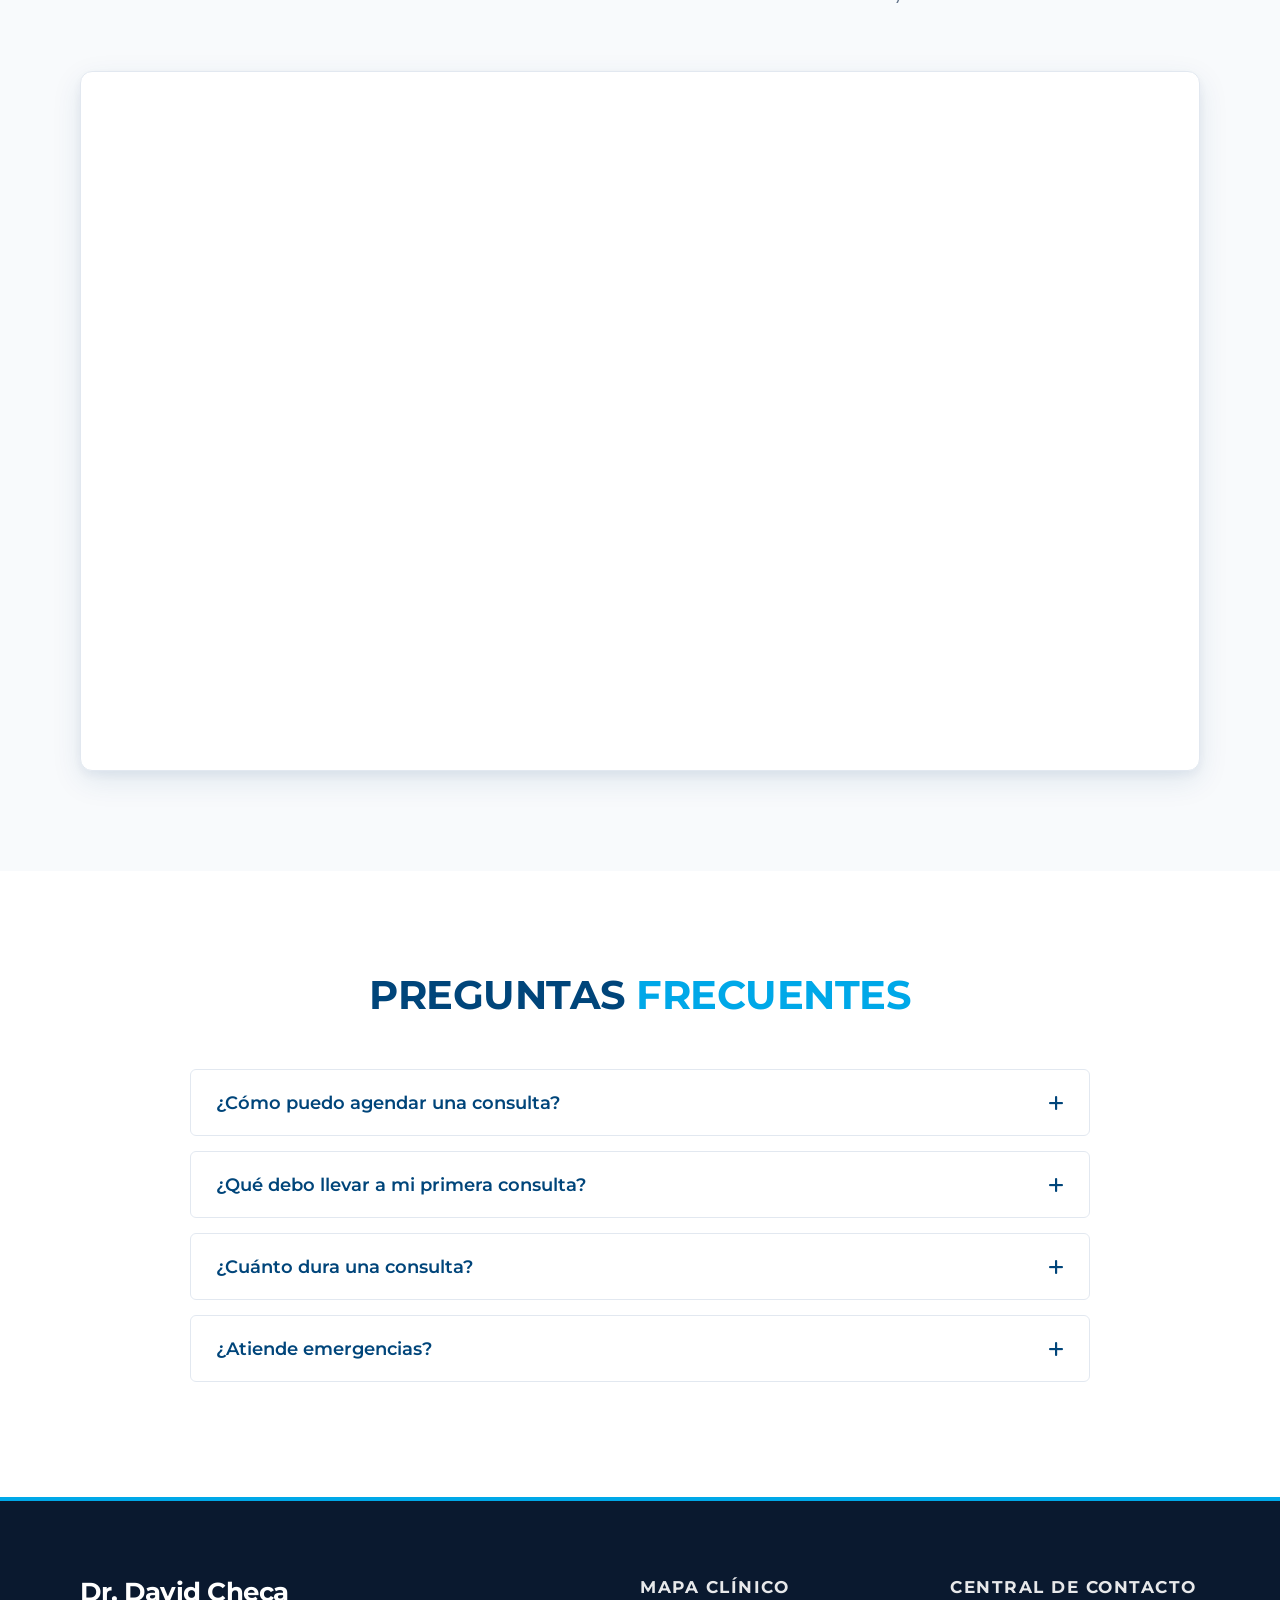
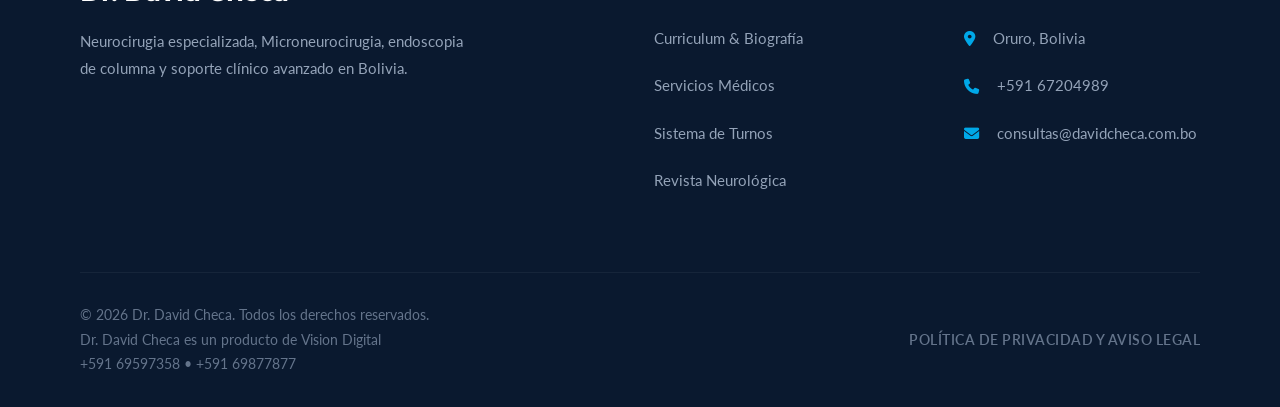
<file: contacto.html>
<!DOCTYPE html>
<html lang="es">

<head>
    <meta charset="UTF-8">
    <meta name="viewport" content="width=device-width, initial-scale=1.0">
    <meta name="description" content="Contacto y agendamiento de citas - Dr. David Checa">
    <title>Dr. David Checa | Contacto y Turnos</title>

    <link rel="stylesheet" href="https://cdnjs.cloudflare.com/ajax/libs/font-awesome/6.4.0/css/all.min.css">
    <link rel="stylesheet" href="css/styles.css">
</head>

<body>

    <header class="main-header">
        <div class="container header-container">
            <a href="index.html" class="logo">
                <i class="fas fa-brain"></i>
                DR. DAVID CHECA
            </a>

            <nav>
                <ul class="nav-list">
                    <li><a href="index.html">INICIO</a></li>
                    <li><a href="sobre-mi.html">TRAYECTORIA</a></li>
                    <li><a href="servicios.html">SERVICIOS</a></li>
                    <li><a href="blog.html">BLOG CLÍNICO</a></li>
                    <li><a href="contacto.html" class="active">CONTACTO</a></li>
                </ul>
            </nav>

            <button class="mobile-menu-toggle" aria-label="Abrir Menú">
                <i class="fas fa-bars"></i>
            </button>
        </div>

        <div class="mobile-nav-overlay" style="display:none;">
            <button class="mobile-menu-close"><i class="fas fa-times"></i></button>
            <a href="index.html">INICIO</a>
            <a href="sobre-mi.html">TRAYECTORIA</a>
            <a href="servicios.html">SERVICIOS</a>
            <a href="blog.html">BLOG CLÍNICO</a>
            <a href="contacto.html">CONTACTO</a>
        </div>
    </header>

    <main>
        <section class="page-header reveal-up">
            <div class="container">
                <h1 class="reveal-up delay-100">SISTEMA DE TURNOS</h1>
                <p class="reveal-up delay-200">Agende su evaluación clínica o solicite información adicional.</p>
            </div>
        </section>

        <section class="section-padding">
            <div class="container grid-2">
                <div class="reveal-left">
                    <h2 class="section-title" style="text-align: left;">INFORMACIÓN <span class="text-primary">DE CONTACTO</span></h2>
                    
                    <div class="contact-info-block">
                        <i class="fas fa-map-marker-alt"></i>
                        <div>
                            <h4>Ubicación</h4>
                            <p style="color: var(--clr-text-muted);">Oruro, Bolivia</p>
                        </div>
                    </div>

                    <div class="contact-info-block">
                        <i class="fas fa-phone"></i>
                        <div>
                            <h4>Teléfono</h4>
                            <p style="color: var(--clr-text-muted);"><a href="tel:+59167204989">+591 67204989</a></p>
                        </div>
                    </div>

                    <div class="contact-info-block">
                        <i class="fas fa-envelope"></i>
                        <div>
                            <h4>Correo Electrónico</h4>
                            <p style="color: var(--clr-text-muted);"><a href="mailto:consultas@davidcheca.com.bo">consultas@davidcheca.com.bo</a></p>
                        </div>
                    </div>

                    <div class="contact-info-block">
                        <i class="fas fa-clock"></i>
                        <div>
                            <h4>Horario de Atención</h4>
                            <p style="color: var(--clr-text-muted);">Lunes a Viernes: 9:00 - 18:00</p>
                        </div>
                    </div>
                </div>

                <div class="form-card reveal-right delay-200">
                    <h3 style="margin-bottom: 30px; color: var(--clr-primary);">FORMULARIO DE CONTACTO</h3>
                    <form id="contact-form" action="https://formspree.io/f/YOUR_FORM_ID" method="POST">
                        <div class="form-group">
                            <label for="nombre">NOMBRE COMPLETO *</label>
                            <input type="text" id="nombre" name="nombre" required>
                        </div>

                        <div class="form-group">
                            <label for="telefono">TELÉFONO *</label>
                            <input type="tel" id="telefono" name="telefono" required>
                        </div>

                        <div class="form-group">
                            <label for="email">CORREO ELECTRÓNICO *</label>
                            <input type="email" id="email" name="email" required>
                        </div>

                        <div class="form-group">
                            <label for="motivo">MOTIVO DE CONSULTA *</label>
                            <select id="motivo" name="motivo" required>
                                <option value="">Seleccione una opción</option>
                                <option value="consulta-general">Consulta General</option>
                                <option value="agendar-cita">Agendar Cita</option>
                                <option value="segunda-opinion">Segunda Opinión</option>
                                <option value="otros">Otros</option>
                            </select>
                        </div>

                        <div class="form-group">
                            <label for="mensaje">MENSAJE *</label>
                            <textarea id="mensaje" name="mensaje" rows="5" required></textarea>
                        </div>

                        <button type="submit" class="btn-primary" style="width: 100%;">
                            ENVIAR MENSAJE <i class="fas fa-paper-plane"></i>
                        </button>
                    </form>
                </div>
            </div>
        </section>

        <section class="section-padding section-bg">
            <div class="container">
                <h2 class="section-title reveal-up">AGENDAMIENTO <span class="text-primary">EN LÍNEA</span></h2>
                <p class="section-subtitle reveal-up delay-100">Reserve su turno directamente mediante nuestro sistema Calendly.</p>
                
                <div class="calendly-inline-widget reveal-up delay-200" data-url="https://calendly.com/YOUR_CALENDLY_LINK" style="min-width:320px;height:700px;"></div>
                <script type="text/javascript" src="https://assets.calendly.com/assets/external/widget.js" async></script>
            </div>
        </section>

        <section class="section-padding">
            <div class="container">
                <h2 class="section-title reveal-up">PREGUNTAS <span class="text-primary">FRECUENTES</span></h2>
                
                <div style="max-width: 900px; margin: 50px auto 0;">
                    <div class="faq-item reveal-up delay-100">
                        <button class="faq-question">
                            ¿Cómo puedo agendar una consulta?
                            <i class="fas fa-plus"></i>
                        </button>
                        <div class="faq-answer">
                            <p>Puede agendar mediante nuestro sistema Calendly, llamando al +591 67204989, o enviando un mensaje por WhatsApp.</p>
                        </div>
                    </div>

                    <div class="faq-item reveal-up delay-200">
                        <button class="faq-question">
                            ¿Qué debo llevar a mi primera consulta?
                            <i class="fas fa-plus"></i>
                        </button>
                        <div class="faq-answer">
                            <p>Traiga todos sus estudios médicos previos (resonancias, tomografías, radiografías), resultados de laboratorio y lista de medicamentos actuales.</p>
                        </div>
                    </div>

                    <div class="faq-item reveal-up delay-300">
                        <button class="faq-question">
                            ¿Cuánto dura una consulta?
                            <i class="fas fa-plus"></i>
                        </button>
                        <div class="faq-answer">
                            <p>La primera consulta dura entre 30 y 45 minutos, tiempo en el cual se realiza una evaluación completa y se responden todas sus dudas.</p>
                        </div>
                    </div>

                    <div class="faq-item reveal-up delay-400">
                        <button class="faq-question">
                            ¿Atiende emergencias?
                            <i class="fas fa-plus"></i>
                        </button>
                        <div class="faq-answer">
                            <p>Para casos de emergencia, comuníquese directamente al número de contacto para coordinar atención inmediata.</p>
                        </div>
                    </div>
                </div>
            </div>
        </section>
    </main>

    <footer class="main-footer">
        <div class="container">
            <div class="footer-grid">
                <div class="footer-brand reveal-up">
                    <h3>Dr. David Checa</h3>
                    <p>Neurocirugia especializada, Microneurocirugia, endoscopia de columna y soporte clínico avanzado en Bolivia.</p>
                </div>
                <div class="reveal-up delay-100">
                    <h4 class="footer-title">MAPA CLÍNICO</h4>
                    <ul class="footer-links">
                        <li><a href="sobre-mi.html">Curriculum & Biografía</a></li>
                        <li><a href="servicios.html">Servicios Médicos</a></li>
                        <li><a href="contacto.html">Sistema de Turnos</a></li>
                        <li><a href="blog.html">Revista Neurológica</a></li>
                    </ul>
                </div>
                <div class="reveal-up delay-200">
                    <h4 class="footer-title">CENTRAL DE CONTACTO</h4>
                    <ul class="footer-links">
                        <li><a href="contacto.html"><i class="fas fa-map-marker-alt" style="color: var(--clr-secondary); margin-right: 10px;"></i> Oruro, Bolivia</a></li>
                        <li><a href="tel:+59167204989"><i class="fas fa-phone" style="color: var(--clr-secondary); margin-right: 10px;"></i> +591 67204989</a></li>
                        <li><a href="mailto:consultas@davidcheca.com.bo"><i class="fas fa-envelope" style="color: var(--clr-secondary); margin-right: 10px;"></i> consultas@davidcheca.com.bo</a></li>
                    </ul>
                </div>
            </div>

            <div class="footer-bottom">
                <div>
                    © 2026 Dr. David Checa. Todos los derechos reservados.<br>
                    Dr. David Checa es un producto de Vision Digital<br>
                    +591 69597358 • +591 69877877
                </div>
                <div><a href="aviso-legal.html">POLÍTICA DE PRIVACIDAD Y AVISO LEGAL</a></div>
            </div>
        </div>
    </footer>

    <a href="https://wa.me/59167204989?text=Hola%20Dr.%20Checa%2C%20quisiera%20agendar%20una%20consulta." class="wa-float reveal-scale delay-400" target="_blank" rel="noopener noreferrer">
        <i class="fab fa-whatsapp"></i>
    </a>

    <script src="js/main.js"></script>
</body>

</html>
</file>
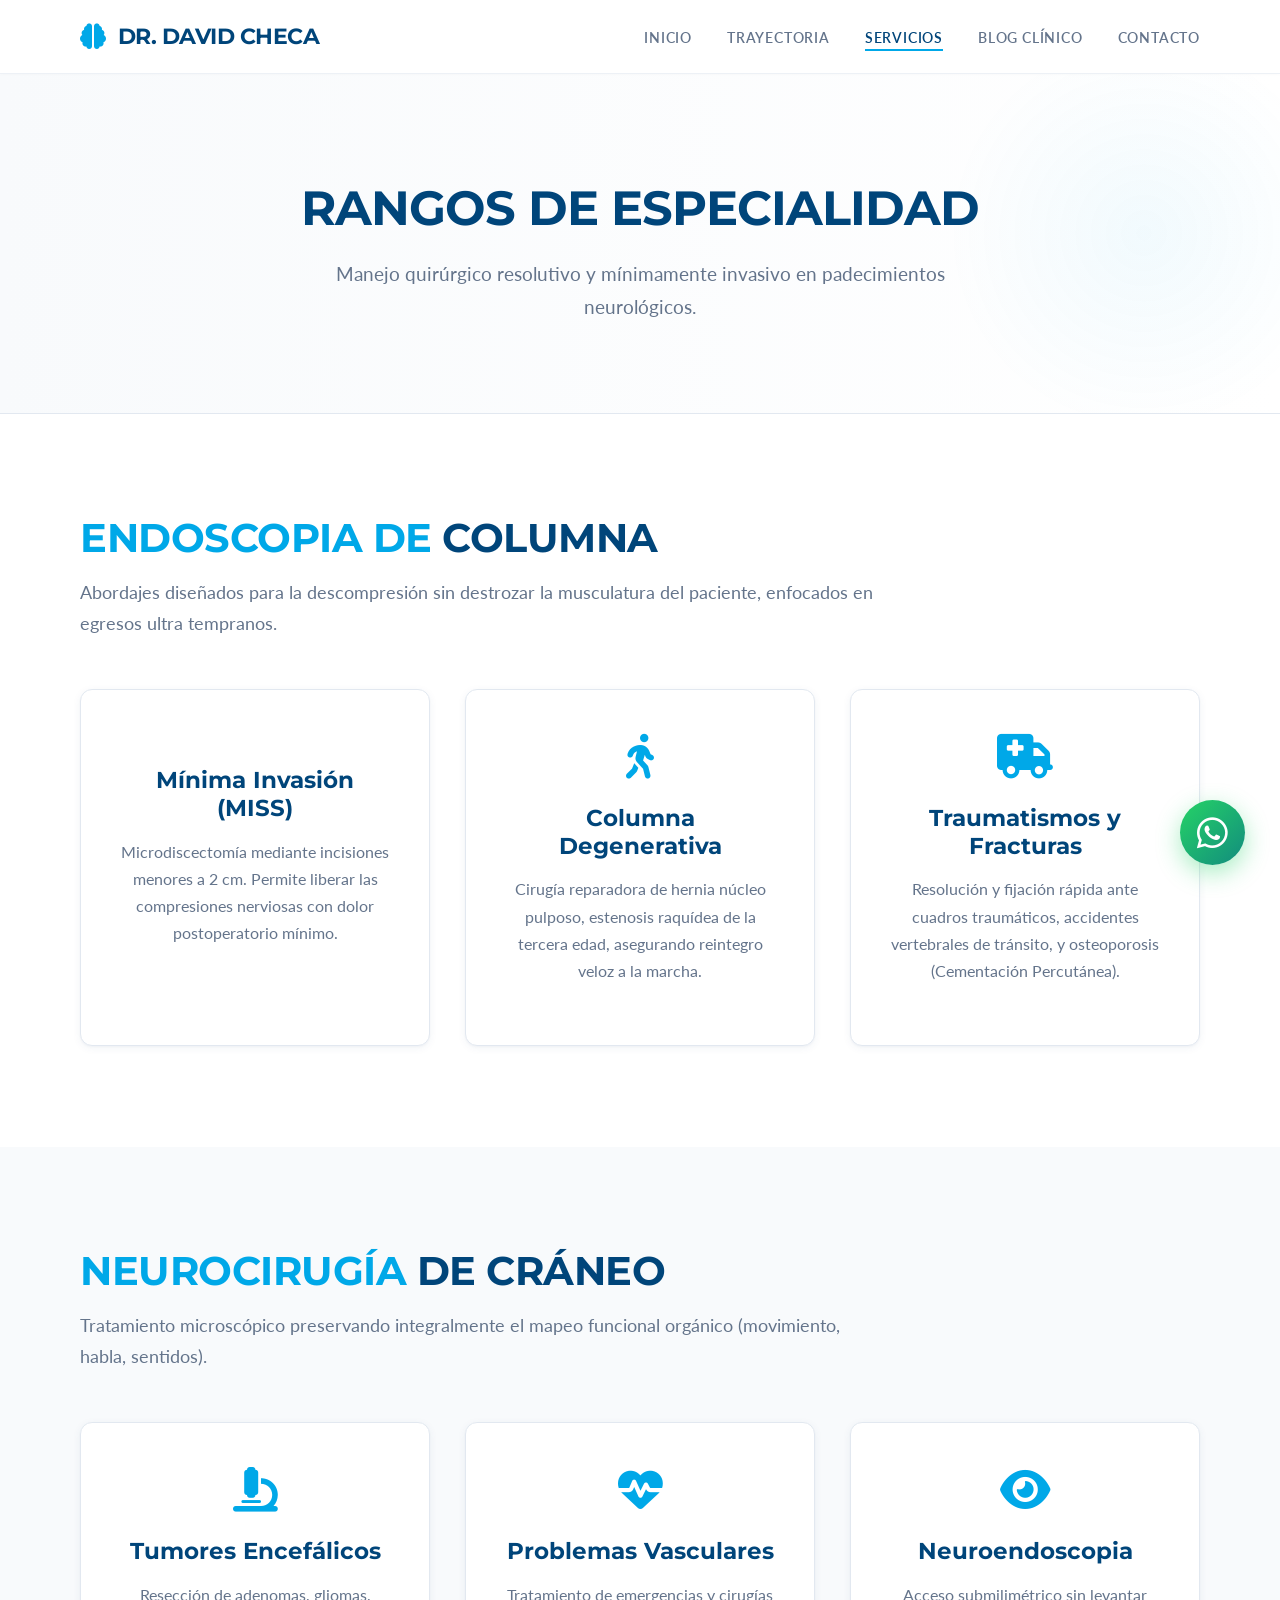
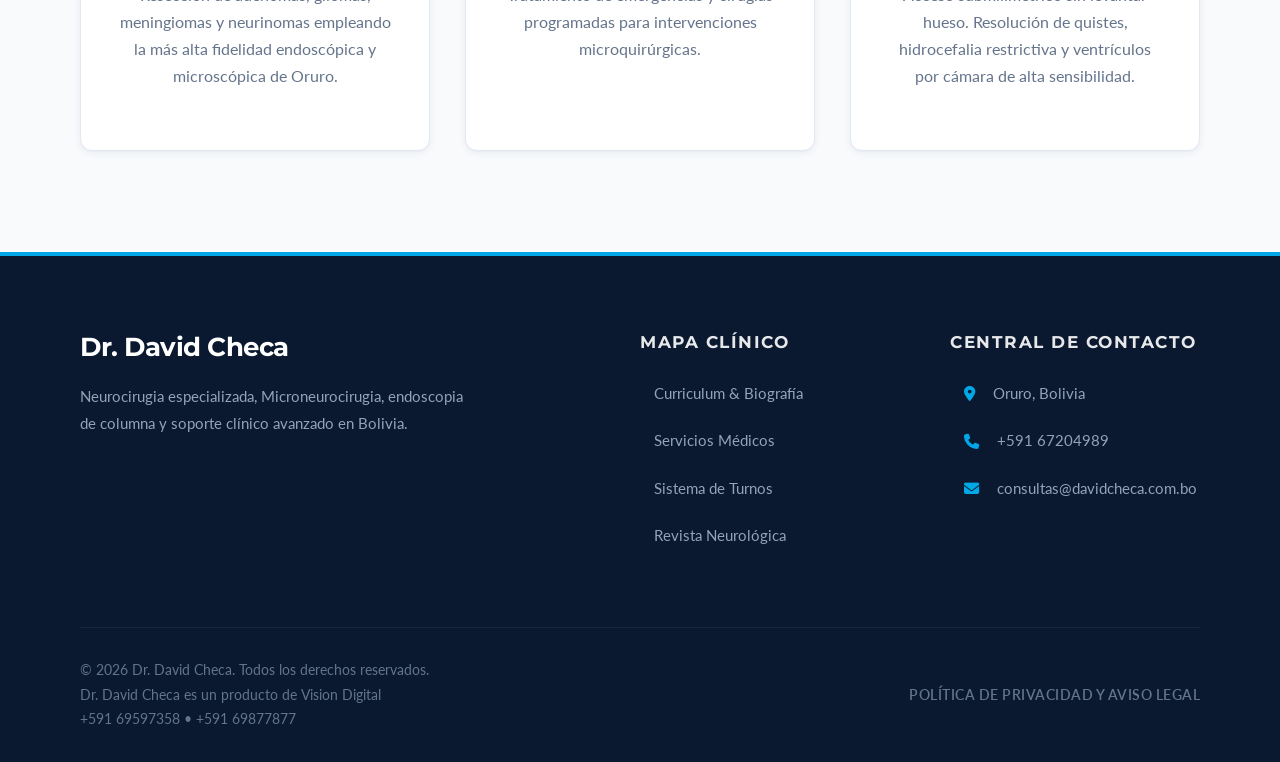
<file: servicios.html>
<!DOCTYPE html>
<html lang="es">

<head>
    <meta charset="UTF-8">
    <meta name="viewport" content="width=device-width, initial-scale=1.0">
    <meta name="description" content="Servicios clínicos y quirúrgicos - Dr. David Checa">
    <title>Dr. David Checa | Especialidades Médicas</title>

    <link rel="stylesheet" href="https://cdnjs.cloudflare.com/ajax/libs/font-awesome/6.4.0/css/all.min.css">
    <link rel="stylesheet" href="css/styles.css">
</head>

<body>

    <header class="main-header">
        <div class="container header-container">
            <a href="index.html" class="logo">
                <i class="fas fa-brain"></i>
                DR. DAVID CHECA
            </a>

            <nav>
                <ul class="nav-list">
                    <li><a href="index.html">INICIO</a></li>
                    <li><a href="sobre-mi.html">TRAYECTORIA</a></li>
                    <li><a href="servicios.html" class="active">SERVICIOS</a></li>
                    <li><a href="blog.html">BLOG CLÍNICO</a></li>
                    <li><a href="contacto.html">CONTACTO</a></li>
                </ul>
            </nav>

            <button class="mobile-menu-toggle" aria-label="Abrir Menú">
                <i class="fas fa-bars"></i>
            </button>
        </div>

        <div class="mobile-nav-overlay" style="display:none;">
            <button class="mobile-menu-close"><i class="fas fa-times"></i></button>
            <a href="index.html">INICIO</a>
            <a href="sobre-mi.html">TRAYECTORIA</a>
            <a href="servicios.html">SERVICIOS</a>
            <a href="blog.html">BLOG CLÍNICO</a>
            <a href="contacto.html">CONTACTO</a>
        </div>
    </header>

    <main>
        <section class="page-header reveal-up">
            <div class="container">
                <h1 class="reveal-up delay-100">RANGOS DE ESPECIALIDAD</h1>
                <p class="reveal-up delay-200">Manejo quirúrgico resolutivo y mínimamente invasivo en padecimientos
                    neurológicos.</p>
            </div>
        </section>

        <!-- COLUMNA -->
        <section id="columna" class="section-padding">
            <div class="container">
                <h2 class="section-title reveal-right" style="text-align: left;"><span class="text-primary">ENDOSCOPIA
                        DE</span> COLUMNA</h2>
                <p class="reveal-right delay-100"
                    style="color:var(--clr-text-muted); font-size:1.15rem; margin-bottom:50px; max-width:800px;">
                    Abordajes diseñados para la descompresión sin destrozar la musculatura del paciente, enfocados en
                    egresos ultra tempranos.</p>

                <div class="card-grid">
                    <div class="medical-card reveal-up delay-100">
                        <i class="fas fa-scalpel text-primary"></i>
                        <h3>Mínima Invasión (MISS)</h3>
                        <p>Microdiscectomía mediante incisiones menores a 2 cm. Permite liberar las compresiones
                            nerviosas con dolor postoperatorio mínimo.</p>
                    </div>

                    <div class="medical-card reveal-up delay-200">
                        <i class="fas fa-walking text-primary"></i>
                        <h3>Columna Degenerativa</h3>
                        <p>Cirugía reparadora de hernia núcleo pulposo, estenosis raquídea de la tercera edad,
                            asegurando reintegro veloz a la marcha.</p>
                    </div>

                    <div class="medical-card reveal-up delay-300">
                        <i class="fas fa-ambulance text-primary"></i>
                        <h3>Traumatismos y Fracturas</h3>
                        <p>Resolución y fijación rápida ante cuadros traumáticos, accidentes vertebrales de tránsito, y
                            osteoporosis (Cementación Percutánea).</p>
                    </div>
                </div>
            </div>
        </section>

        <!-- CRANEO -->
        <section id="craneo" class="section-padding section-bg">
            <div class="container">
                <h2 class="section-title reveal-left" style="text-align: left;"><span
                        class="text-primary">NEUROCIRUGÍA</span> DE CRÁNEO</h2>
                <p class="reveal-left delay-100"
                    style="color:var(--clr-text-muted); font-size:1.15rem; margin-bottom:50px; max-width:800px;">
                    Tratamiento microscópico preservando integralmente el mapeo funcional orgánico (movimiento, habla,
                    sentidos).</p>

                <div class="card-grid">
                    <div class="medical-card reveal-up delay-100">
                        <i class="fas fa-microscope text-primary"></i>
                        <h3>Tumores Encefálicos</h3>
                        <p>Resección de adenomas, gliomas, meningiomas y neurinomas empleando la más alta fidelidad
                            endoscópica y microscópica de Oruro.</p>
                    </div>

                    <div class="medical-card reveal-up delay-200">
                        <i class="fas fa-heartbeat text-primary"></i>
                        <h3>Problemas Vasculares</h3>
                        <p>Tratamiento de emergencias y cirugías programadas para intervenciones microquirúrgicas.</p>
                    </div>

                    <div class="medical-card reveal-up delay-300">
                        <i class="fas fa-eye text-primary"></i>
                        <h3>Neuroendoscopia</h3>
                        <p>Acceso submilimétrico sin levantar hueso. Resolución de quistes, hidrocefalia restrictiva y
                            ventrículos por cámara de alta sensibilidad.</p>
                    </div>
                </div>
            </div>
        </section>

    </main>

    <!-- FOOTER INSTITUCIONAL -->
    <footer class="main-footer">
        <div class="container">
            <div class="footer-grid">
                <div class="footer-brand reveal-up">
                    <h3>Dr. David Checa</h3>
                    <p>Neurocirugia especializada, Microneurocirugia, endoscopia de columna y soporte clínico avanzado en Bolivia.</p>
                </div>
                <div class="reveal-up delay-100">
                    <h4 class="footer-title">MAPA CLÍNICO</h4>
                    <ul class="footer-links">
                        <li><a href="sobre-mi.html">Curriculum & Biografía</a></li>
                        <li><a href="servicios.html">Servicios Médicos</a></li>
                        <li><a href="contacto.html">Sistema de Turnos</a></li>
                        <li><a href="blog.html">Revista Neurológica</a></li>
                    </ul>
                </div>
                <div class="reveal-up delay-200">
                    <h4 class="footer-title">CENTRAL DE CONTACTO</h4>
                    <ul class="footer-links">
                        <li><a href="contacto.html"><i class="fas fa-map-marker-alt"
                                    style="color: var(--clr-secondary); margin-right: 10px;"></i> Oruro, Bolivia</a>
                        </li>
                        <li><a href="tel:+59167204989"><i class="fas fa-phone"
                                    style="color: var(--clr-secondary); margin-right: 10px;"></i> +591 67204989</a></li>
                        <li><a href="mailto:consultas@davidcheca.com.bo"><i class="fas fa-envelope"
                                    style="color: var(--clr-secondary); margin-right: 10px;"></i>
                                consultas@davidcheca.com.bo</a></li>
                    </ul>
                </div>
            </div>

            <div class="footer-bottom">
                <div>
                    © 2026 Dr. David Checa. Todos los derechos reservados.<br>
                    Dr. David Checa es un producto de Vision Digital<br>
                    +591 69597358 • +591 69877877
                </div>
                <div>
                    <a href="aviso-legal.html">POLÍTICA DE PRIVACIDAD Y AVISO LEGAL</a>
                </div>
            </div>
        </div>
    </footer>

    <!-- WHATSAPP FLOATING BUTTON -->
    <a href="https://wa.me/59167204989?text=Hola%20Dr.%20Checa%2C%20quisiera%20agendar%20una%20consulta."
        class="wa-float reveal-scale delay-400" target="_blank" rel="noopener noreferrer">
        <i class="fab fa-whatsapp"></i>
    </a>

    <script src="js/main.js"></script>
</body>

</html>
</file>
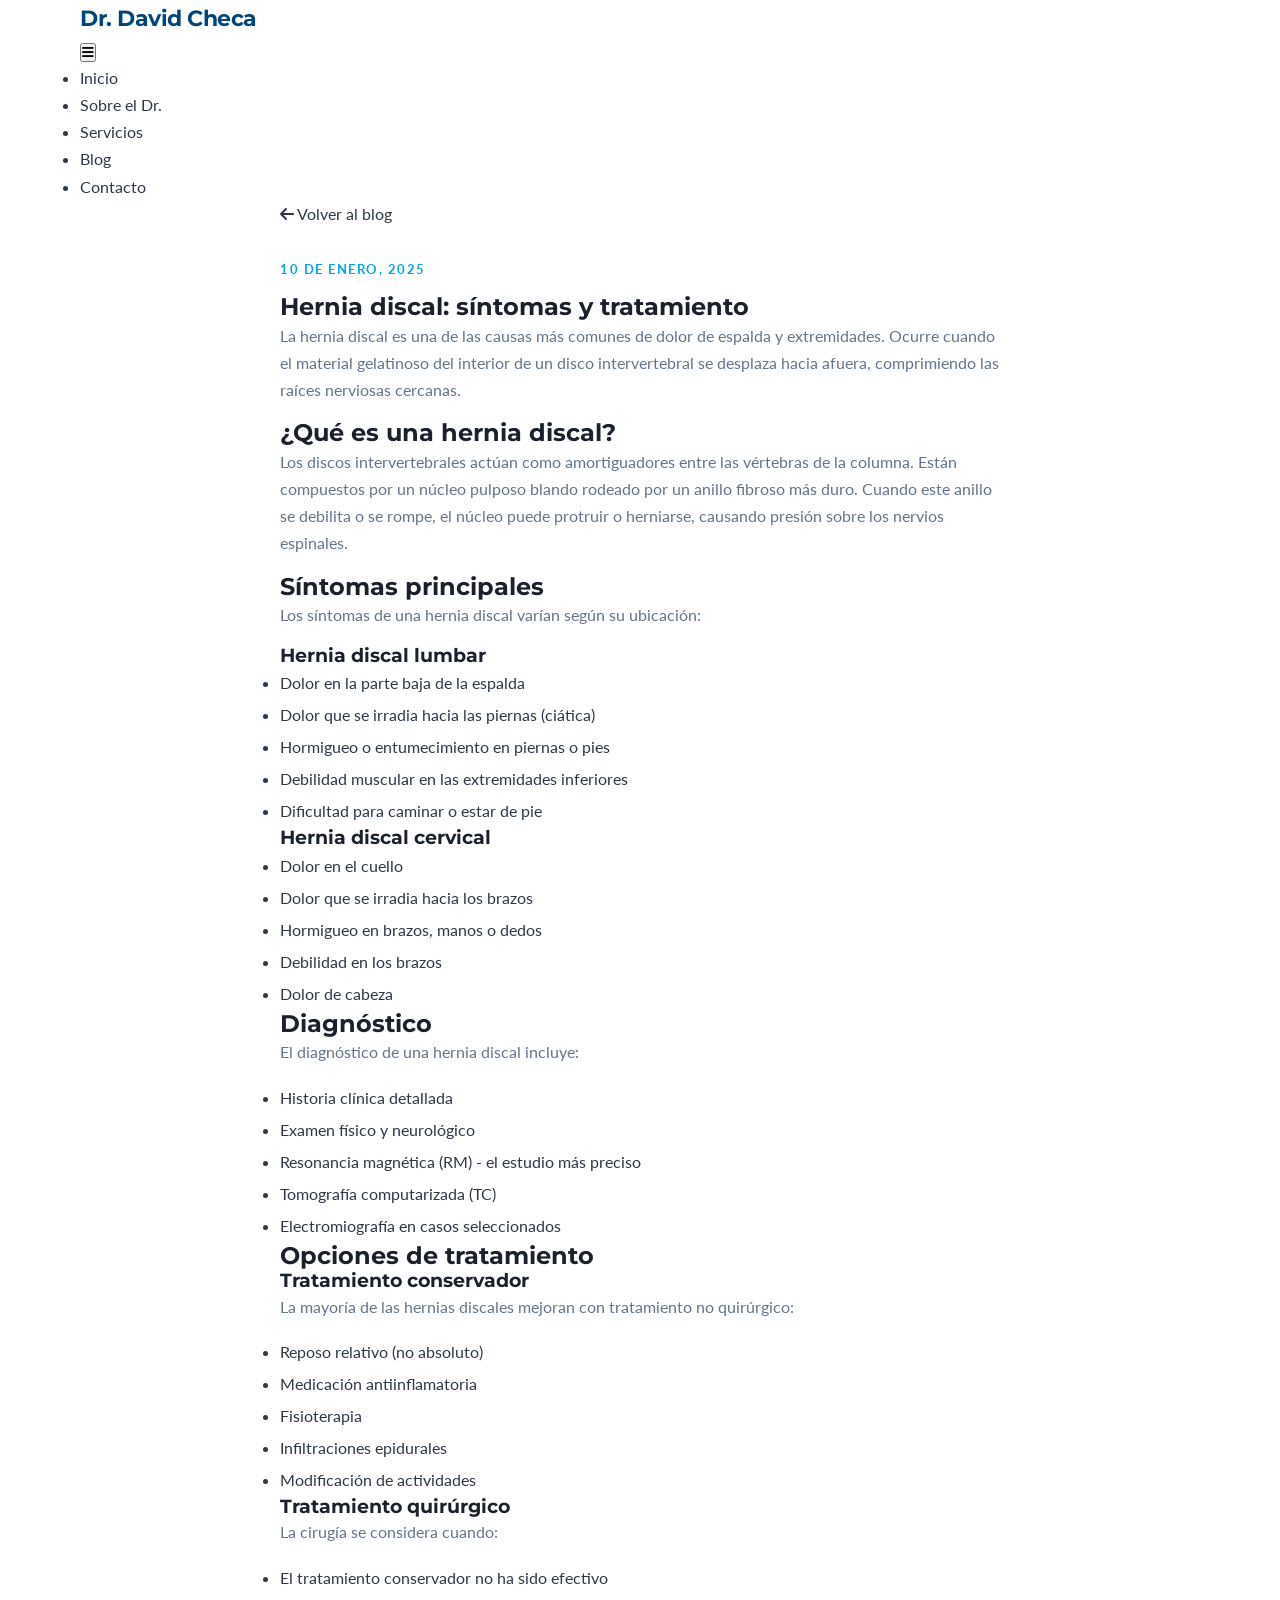
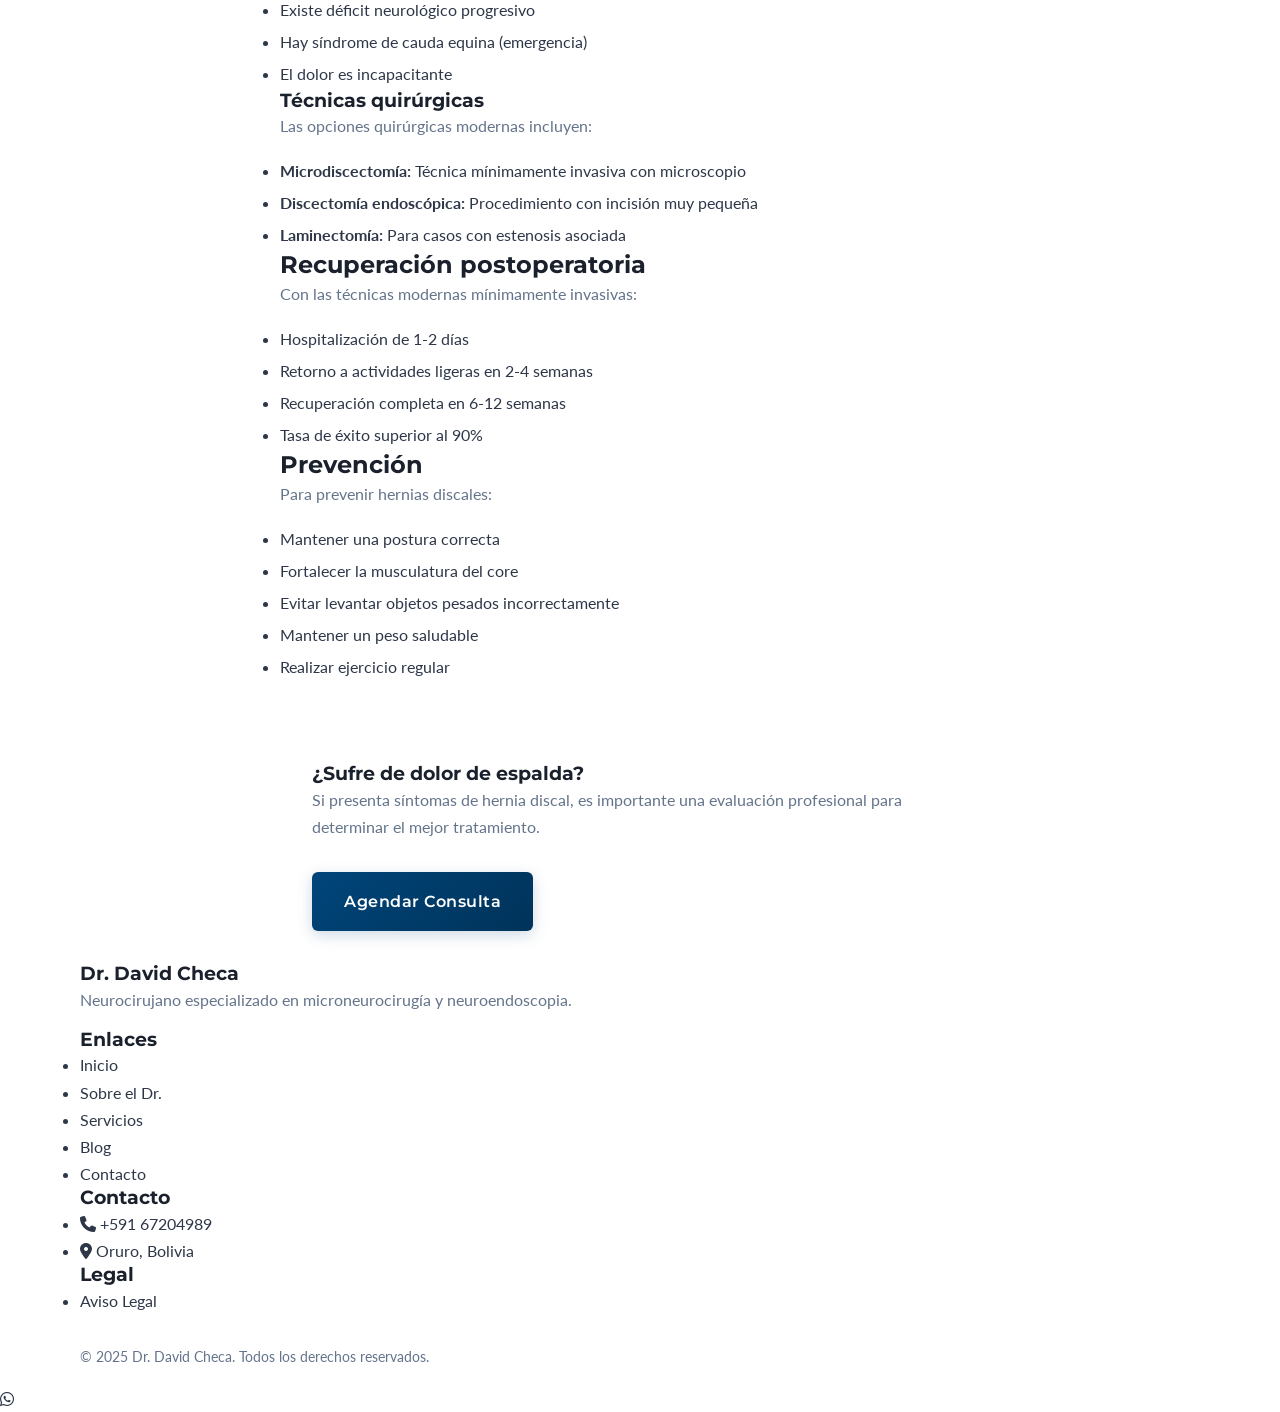
<file: blog/articulo2.html>
<!DOCTYPE html>
<html lang="es">
<head>
    <meta charset="UTF-8">
    <meta name="viewport" content="width=device-width, initial-scale=1.0">
    <meta name="description" content="Conozca los síntomas, diagnóstico y opciones de tratamiento para la hernia discal.">
    <title>Hernia discal: síntomas y tratamiento - Dr. David Checa</title>
    <link rel="preconnect" href="https://fonts.googleapis.com">
    <link rel="preconnect" href="https://fonts.gstatic.com" crossorigin>
    <link href="https://fonts.googleapis.com/css2?family=Montserrat:wght@400;600;700&family=Lato:wght@400;700&display=swap" rel="stylesheet">
    <link rel="stylesheet" href="https://cdnjs.cloudflare.com/ajax/libs/font-awesome/6.4.0/css/all.min.css">
    <link rel="stylesheet" href="../css/styles.css">
</head>
<body>
    <!-- Header -->
    <header>
        <nav class="container">
            <div class="logo">Dr. David Checa</div>
            <button class="menu-toggle" aria-label="Toggle menu">
                <i class="fas fa-bars"></i>
            </button>
            <ul class="nav-links">
                <li><a href="../index.html">Inicio</a></li>
                <li><a href="../sobre-mi.html">Sobre el Dr.</a></li>
                <li><a href="../servicios.html">Servicios</a></li>
                <li><a href="../blog.html">Blog</a></li>
                <li><a href="../contacto.html">Contacto</a></li>
            </ul>
        </nav>
    </header>

    <!-- Article Content -->
    <article class="content-section">
        <div class="container" style="max-width: 800px;">
            <a href="../blog.html" class="btn btn-secondary" style="margin-bottom: 2rem; display: inline-block;">
                <i class="fas fa-arrow-left"></i> Volver al blog
            </a>
            
            <div class="blog-date">10 de Enero, 2025</div>
            <h1>Hernia discal: síntomas y tratamiento</h1>
            
            <p>La hernia discal es una de las causas más comunes de dolor de espalda y extremidades. Ocurre cuando el material gelatinoso del interior de un disco intervertebral se desplaza hacia afuera, comprimiendo las raíces nerviosas cercanas.</p>

            <h2>¿Qué es una hernia discal?</h2>
            <p>Los discos intervertebrales actúan como amortiguadores entre las vértebras de la columna. Están compuestos por un núcleo pulposo blando rodeado por un anillo fibroso más duro. Cuando este anillo se debilita o se rompe, el núcleo puede protruir o herniarse, causando presión sobre los nervios espinales.</p>

            <h2>Síntomas principales</h2>
            <p>Los síntomas de una hernia discal varían según su ubicación:</p>
            
            <h3>Hernia discal lumbar</h3>
            <ul style="color: var(--text-secondary); line-height: 2;">
                <li>Dolor en la parte baja de la espalda</li>
                <li>Dolor que se irradia hacia las piernas (ciática)</li>
                <li>Hormigueo o entumecimiento en piernas o pies</li>
                <li>Debilidad muscular en las extremidades inferiores</li>
                <li>Dificultad para caminar o estar de pie</li>
            </ul>

            <h3>Hernia discal cervical</h3>
            <ul style="color: var(--text-secondary); line-height: 2;">
                <li>Dolor en el cuello</li>
                <li>Dolor que se irradia hacia los brazos</li>
                <li>Hormigueo en brazos, manos o dedos</li>
                <li>Debilidad en los brazos</li>
                <li>Dolor de cabeza</li>
            </ul>

            <h2>Diagnóstico</h2>
            <p>El diagnóstico de una hernia discal incluye:</p>
            <ul style="color: var(--text-secondary); line-height: 2;">
                <li>Historia clínica detallada</li>
                <li>Examen físico y neurológico</li>
                <li>Resonancia magnética (RM) - el estudio más preciso</li>
                <li>Tomografía computarizada (TC)</li>
                <li>Electromiografía en casos seleccionados</li>
            </ul>

            <h2>Opciones de tratamiento</h2>
            
            <h3>Tratamiento conservador</h3>
            <p>La mayoría de las hernias discales mejoran con tratamiento no quirúrgico:</p>
            <ul style="color: var(--text-secondary); line-height: 2;">
                <li>Reposo relativo (no absoluto)</li>
                <li>Medicación antiinflamatoria</li>
                <li>Fisioterapia</li>
                <li>Infiltraciones epidurales</li>
                <li>Modificación de actividades</li>
            </ul>

            <h3>Tratamiento quirúrgico</h3>
            <p>La cirugía se considera cuando:</p>
            <ul style="color: var(--text-secondary); line-height: 2;">
                <li>El tratamiento conservador no ha sido efectivo</li>
                <li>Existe déficit neurológico progresivo</li>
                <li>Hay síndrome de cauda equina (emergencia)</li>
                <li>El dolor es incapacitante</li>
            </ul>

            <h3>Técnicas quirúrgicas</h3>
            <p>Las opciones quirúrgicas modernas incluyen:</p>
            <ul style="color: var(--text-secondary); line-height: 2;">
                <li><strong>Microdiscectomía:</strong> Técnica mínimamente invasiva con microscopio</li>
                <li><strong>Discectomía endoscópica:</strong> Procedimiento con incisión muy pequeña</li>
                <li><strong>Laminectomía:</strong> Para casos con estenosis asociada</li>
            </ul>

            <h2>Recuperación postoperatoria</h2>
            <p>Con las técnicas modernas mínimamente invasivas:</p>
            <ul style="color: var(--text-secondary); line-height: 2;">
                <li>Hospitalización de 1-2 días</li>
                <li>Retorno a actividades ligeras en 2-4 semanas</li>
                <li>Recuperación completa en 6-12 semanas</li>
                <li>Tasa de éxito superior al 90%</li>
            </ul>

            <h2>Prevención</h2>
            <p>Para prevenir hernias discales:</p>
            <ul style="color: var(--text-secondary); line-height: 2;">
                <li>Mantener una postura correcta</li>
                <li>Fortalecer la musculatura del core</li>
                <li>Evitar levantar objetos pesados incorrectamente</li>
                <li>Mantener un peso saludable</li>
                <li>Realizar ejercicio regular</li>
            </ul>

            <div style="margin-top: 3rem; padding: 2rem; background-color: var(--bg-secondary); border-radius: 10px;">
                <h3>¿Sufre de dolor de espalda?</h3>
                <p>Si presenta síntomas de hernia discal, es importante una evaluación profesional para determinar el mejor tratamiento.</p>
                <a href="../contacto.html" class="btn btn-primary" style="margin-top: 1rem;">Agendar Consulta</a>
            </div>
        </div>
    </article>

    <!-- Footer -->
    <footer>
        <div class="container">
            <div class="footer-content">
                <div class="footer-section">
                    <h3>Dr. David Checa</h3>
                    <p>Neurocirujano especializado en microneurocirugía y neuroendoscopia.</p>
                </div>
                <div class="footer-section">
                    <h3>Enlaces</h3>
                    <ul>
                        <li><a href="../index.html">Inicio</a></li>
                        <li><a href="../sobre-mi.html">Sobre el Dr.</a></li>
                        <li><a href="../servicios.html">Servicios</a></li>
                        <li><a href="../blog.html">Blog</a></li>
                        <li><a href="../contacto.html">Contacto</a></li>
                    </ul>
                </div>
                <div class="footer-section">
                    <h3>Contacto</h3>
                    <ul>
                        <li><i class="fas fa-phone"></i> +591 67204989</li>
                        <li><i class="fas fa-map-marker-alt"></i> Oruro, Bolivia</li>
                    </ul>
                </div>
                <div class="footer-section">
                    <h3>Legal</h3>
                    <ul>
                        <li><a href="../aviso-legal.html">Aviso Legal</a></li>
                    </ul>
                </div>
            </div>
            <div class="footer-bottom">
                <p>&copy; 2025 Dr. David Checa. Todos los derechos reservados.</p>
            </div>
        </div>
    </footer>

    <!-- WhatsApp Float Button -->
    <a href="https://wa.me/59167204989?text=Hola%20Dr.%20Checa%2C%20quisiera%20agendar%20una%20consulta." class="whatsapp-float" target="_blank" aria-label="Contactar por WhatsApp">
        <i class="fab fa-whatsapp"></i>
    </a>

    <script src="../js/main.js"></script>
</body>
</html>
</file>
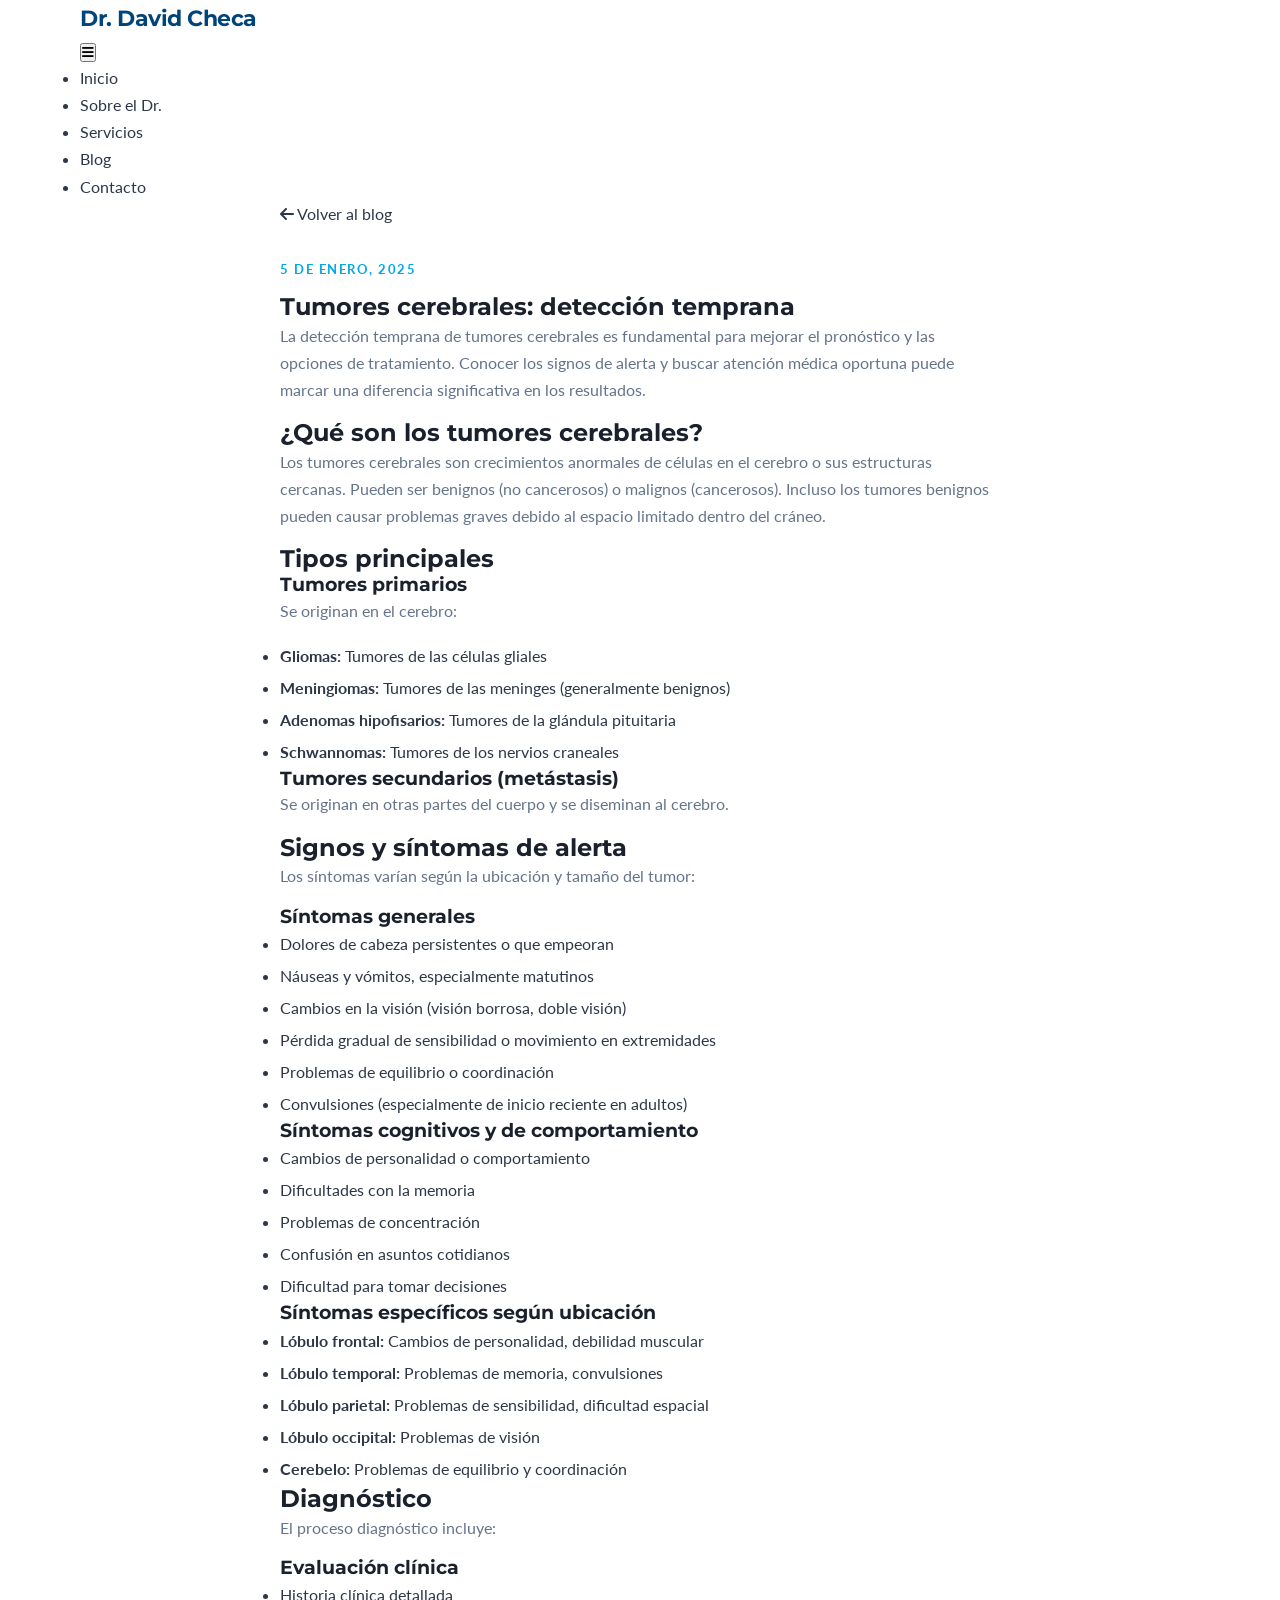
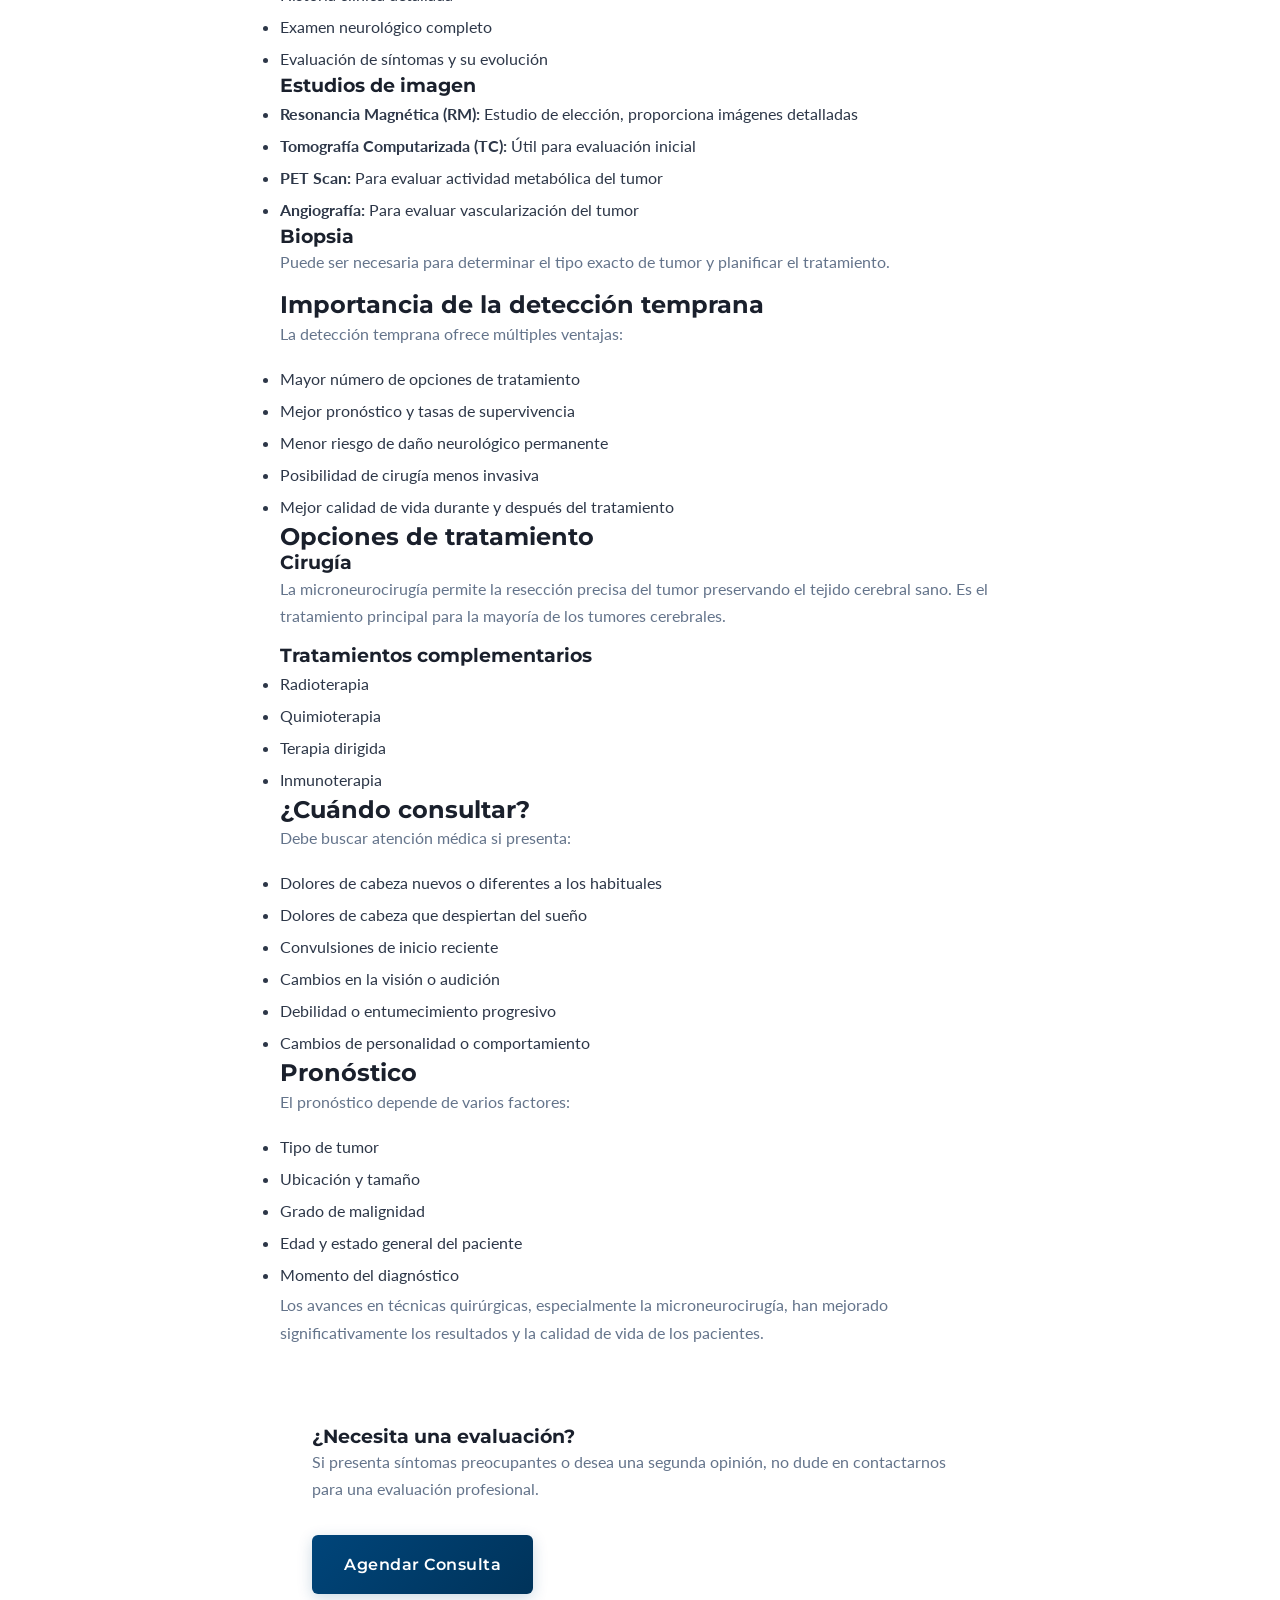
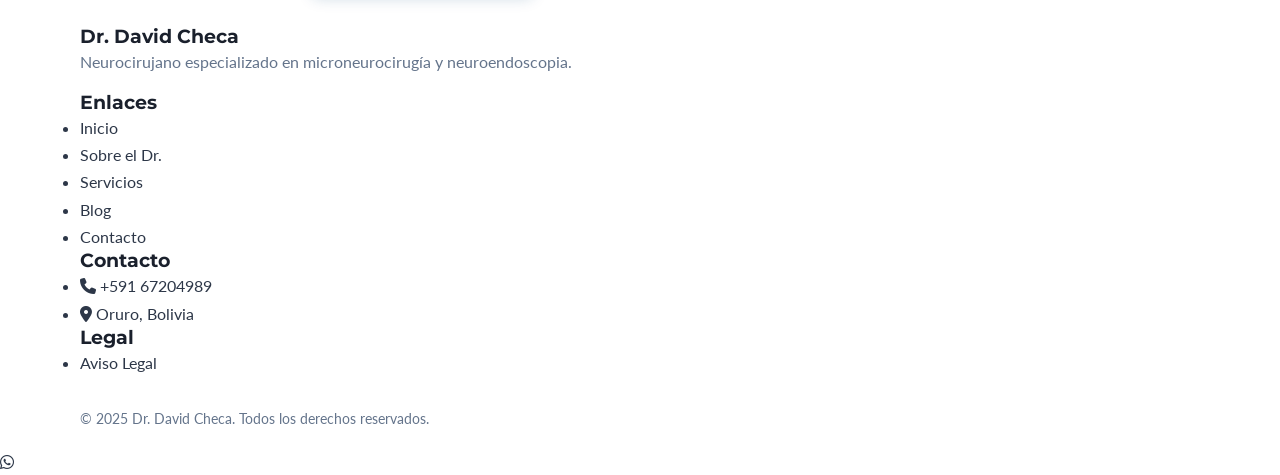
<file: blog/articulo3.html>
<!DOCTYPE html>
<html lang="es">
<head>
    <meta charset="UTF-8">
    <meta name="viewport" content="width=device-width, initial-scale=1.0">
    <meta name="description" content="Aprenda sobre la importancia de la detección temprana de tumores cerebrales y los signos de alerta.">
    <title>Tumores cerebrales: detección temprana - Dr. David Checa</title>
    <link rel="preconnect" href="https://fonts.googleapis.com">
    <link rel="preconnect" href="https://fonts.gstatic.com" crossorigin>
    <link href="https://fonts.googleapis.com/css2?family=Montserrat:wght@400;600;700&family=Lato:wght@400;700&display=swap" rel="stylesheet">
    <link rel="stylesheet" href="https://cdnjs.cloudflare.com/ajax/libs/font-awesome/6.4.0/css/all.min.css">
    <link rel="stylesheet" href="../css/styles.css">
</head>
<body>
    <!-- Header -->
    <header>
        <nav class="container">
            <div class="logo">Dr. David Checa</div>
            <button class="menu-toggle" aria-label="Toggle menu">
                <i class="fas fa-bars"></i>
            </button>
            <ul class="nav-links">
                <li><a href="../index.html">Inicio</a></li>
                <li><a href="../sobre-mi.html">Sobre el Dr.</a></li>
                <li><a href="../servicios.html">Servicios</a></li>
                <li><a href="../blog.html">Blog</a></li>
                <li><a href="../contacto.html">Contacto</a></li>
            </ul>
        </nav>
    </header>

    <!-- Article Content -->
    <article class="content-section">
        <div class="container" style="max-width: 800px;">
            <a href="../blog.html" class="btn btn-secondary" style="margin-bottom: 2rem; display: inline-block;">
                <i class="fas fa-arrow-left"></i> Volver al blog
            </a>
            
            <div class="blog-date">5 de Enero, 2025</div>
            <h1>Tumores cerebrales: detección temprana</h1>
            
            <p>La detección temprana de tumores cerebrales es fundamental para mejorar el pronóstico y las opciones de tratamiento. Conocer los signos de alerta y buscar atención médica oportuna puede marcar una diferencia significativa en los resultados.</p>

            <h2>¿Qué son los tumores cerebrales?</h2>
            <p>Los tumores cerebrales son crecimientos anormales de células en el cerebro o sus estructuras cercanas. Pueden ser benignos (no cancerosos) o malignos (cancerosos). Incluso los tumores benignos pueden causar problemas graves debido al espacio limitado dentro del cráneo.</p>

            <h2>Tipos principales</h2>
            
            <h3>Tumores primarios</h3>
            <p>Se originan en el cerebro:</p>
            <ul style="color: var(--text-secondary); line-height: 2;">
                <li><strong>Gliomas:</strong> Tumores de las células gliales</li>
                <li><strong>Meningiomas:</strong> Tumores de las meninges (generalmente benignos)</li>
                <li><strong>Adenomas hipofisarios:</strong> Tumores de la glándula pituitaria</li>
                <li><strong>Schwannomas:</strong> Tumores de los nervios craneales</li>
            </ul>

            <h3>Tumores secundarios (metástasis)</h3>
            <p>Se originan en otras partes del cuerpo y se diseminan al cerebro.</p>

            <h2>Signos y síntomas de alerta</h2>
            <p>Los síntomas varían según la ubicación y tamaño del tumor:</p>

            <h3>Síntomas generales</h3>
            <ul style="color: var(--text-secondary); line-height: 2;">
                <li>Dolores de cabeza persistentes o que empeoran</li>
                <li>Náuseas y vómitos, especialmente matutinos</li>
                <li>Cambios en la visión (visión borrosa, doble visión)</li>
                <li>Pérdida gradual de sensibilidad o movimiento en extremidades</li>
                <li>Problemas de equilibrio o coordinación</li>
                <li>Convulsiones (especialmente de inicio reciente en adultos)</li>
            </ul>

            <h3>Síntomas cognitivos y de comportamiento</h3>
            <ul style="color: var(--text-secondary); line-height: 2;">
                <li>Cambios de personalidad o comportamiento</li>
                <li>Dificultades con la memoria</li>
                <li>Problemas de concentración</li>
                <li>Confusión en asuntos cotidianos</li>
                <li>Dificultad para tomar decisiones</li>
            </ul>

            <h3>Síntomas específicos según ubicación</h3>
            <ul style="color: var(--text-secondary); line-height: 2;">
                <li><strong>Lóbulo frontal:</strong> Cambios de personalidad, debilidad muscular</li>
                <li><strong>Lóbulo temporal:</strong> Problemas de memoria, convulsiones</li>
                <li><strong>Lóbulo parietal:</strong> Problemas de sensibilidad, dificultad espacial</li>
                <li><strong>Lóbulo occipital:</strong> Problemas de visión</li>
                <li><strong>Cerebelo:</strong> Problemas de equilibrio y coordinación</li>
            </ul>

            <h2>Diagnóstico</h2>
            <p>El proceso diagnóstico incluye:</p>

            <h3>Evaluación clínica</h3>
            <ul style="color: var(--text-secondary); line-height: 2;">
                <li>Historia clínica detallada</li>
                <li>Examen neurológico completo</li>
                <li>Evaluación de síntomas y su evolución</li>
            </ul>

            <h3>Estudios de imagen</h3>
            <ul style="color: var(--text-secondary); line-height: 2;">
                <li><strong>Resonancia Magnética (RM):</strong> Estudio de elección, proporciona imágenes detalladas</li>
                <li><strong>Tomografía Computarizada (TC):</strong> Útil para evaluación inicial</li>
                <li><strong>PET Scan:</strong> Para evaluar actividad metabólica del tumor</li>
                <li><strong>Angiografía:</strong> Para evaluar vascularización del tumor</li>
            </ul>

            <h3>Biopsia</h3>
            <p>Puede ser necesaria para determinar el tipo exacto de tumor y planificar el tratamiento.</p>

            <h2>Importancia de la detección temprana</h2>
            <p>La detección temprana ofrece múltiples ventajas:</p>
            <ul style="color: var(--text-secondary); line-height: 2;">
                <li>Mayor número de opciones de tratamiento</li>
                <li>Mejor pronóstico y tasas de supervivencia</li>
                <li>Menor riesgo de daño neurológico permanente</li>
                <li>Posibilidad de cirugía menos invasiva</li>
                <li>Mejor calidad de vida durante y después del tratamiento</li>
            </ul>

            <h2>Opciones de tratamiento</h2>
            
            <h3>Cirugía</h3>
            <p>La microneurocirugía permite la resección precisa del tumor preservando el tejido cerebral sano. Es el tratamiento principal para la mayoría de los tumores cerebrales.</p>

            <h3>Tratamientos complementarios</h3>
            <ul style="color: var(--text-secondary); line-height: 2;">
                <li>Radioterapia</li>
                <li>Quimioterapia</li>
                <li>Terapia dirigida</li>
                <li>Inmunoterapia</li>
            </ul>

            <h2>¿Cuándo consultar?</h2>
            <p>Debe buscar atención médica si presenta:</p>
            <ul style="color: var(--text-secondary); line-height: 2;">
                <li>Dolores de cabeza nuevos o diferentes a los habituales</li>
                <li>Dolores de cabeza que despiertan del sueño</li>
                <li>Convulsiones de inicio reciente</li>
                <li>Cambios en la visión o audición</li>
                <li>Debilidad o entumecimiento progresivo</li>
                <li>Cambios de personalidad o comportamiento</li>
            </ul>

            <h2>Pronóstico</h2>
            <p>El pronóstico depende de varios factores:</p>
            <ul style="color: var(--text-secondary); line-height: 2;">
                <li>Tipo de tumor</li>
                <li>Ubicación y tamaño</li>
                <li>Grado de malignidad</li>
                <li>Edad y estado general del paciente</li>
                <li>Momento del diagnóstico</li>
            </ul>

            <p>Los avances en técnicas quirúrgicas, especialmente la microneurocirugía, han mejorado significativamente los resultados y la calidad de vida de los pacientes.</p>

            <div style="margin-top: 3rem; padding: 2rem; background-color: var(--bg-secondary); border-radius: 10px;">
                <h3>¿Necesita una evaluación?</h3>
                <p>Si presenta síntomas preocupantes o desea una segunda opinión, no dude en contactarnos para una evaluación profesional.</p>
                <a href="../contacto.html" class="btn btn-primary" style="margin-top: 1rem;">Agendar Consulta</a>
            </div>
        </div>
    </article>

    <!-- Footer -->
    <footer>
        <div class="container">
            <div class="footer-content">
                <div class="footer-section">
                    <h3>Dr. David Checa</h3>
                    <p>Neurocirujano especializado en microneurocirugía y neuroendoscopia.</p>
                </div>
                <div class="footer-section">
                    <h3>Enlaces</h3>
                    <ul>
                        <li><a href="../index.html">Inicio</a></li>
                        <li><a href="../sobre-mi.html">Sobre el Dr.</a></li>
                        <li><a href="../servicios.html">Servicios</a></li>
                        <li><a href="../blog.html">Blog</a></li>
                        <li><a href="../contacto.html">Contacto</a></li>
                    </ul>
                </div>
                <div class="footer-section">
                    <h3>Contacto</h3>
                    <ul>
                        <li><i class="fas fa-phone"></i> +591 67204989</li>
                        <li><i class="fas fa-map-marker-alt"></i> Oruro, Bolivia</li>
                    </ul>
                </div>
                <div class="footer-section">
                    <h3>Legal</h3>
                    <ul>
                        <li><a href="../aviso-legal.html">Aviso Legal</a></li>
                    </ul>
                </div>
            </div>
            <div class="footer-bottom">
                <p>&copy; 2025 Dr. David Checa. Todos los derechos reservados.</p>
            </div>
        </div>
    </footer>

    <!-- WhatsApp Float Button -->
    <a href="https://wa.me/59167204989?text=Hola%20Dr.%20Checa%2C%20quisiera%20agendar%20una%20consulta." class="whatsapp-float" target="_blank" aria-label="Contactar por WhatsApp">
        <i class="fab fa-whatsapp"></i>
    </a>

    <script src="../js/main.js"></script>
</body>
</html>
</file>
<file: css/styles.css>
/* ==========================================================================
   TEMA MÉDICO INSTITUCIONAL PREMIUM - DR. DAVID CHECA
   (Mejorado visualmente: Animaciones sutiles, sombras refinadas, microinteracciones)
   ========================================================================== */

@import url('https://fonts.googleapis.com/css2?family=Montserrat:wght@400;500;600;700&family=Lato:wght@400;500;700&display=swap');

:root {
    --clr-primary: #00457A;
    /* Azul Marino Médico */
    --clr-primary-dark: #00335A;
    --clr-secondary: #00A8E8;
    /* Celeste de acento */
    --clr-secondary-hover: #0092C8;
    --clr-bg: #FFFFFF;
    --clr-surface: #F8FAFC;
    /* Gris/azulado ultra sutil */
    --clr-text: #2D3748;
    --clr-text-muted: #64748B;
    --clr-border: #E2E8F0;

    --font-heading: 'Montserrat', sans-serif;
    --font-body: 'Lato', sans-serif;

    --radius-sm: 6px;
    --radius-md: 12px;
    --radius-lg: 24px;

    /* Sombras más refinadas y premium */
    --shadow-sm: 0 2px 8px rgba(0, 69, 122, 0.06), 0 1px 3px rgba(0, 69, 122, 0.04);
    --shadow-md: 0 10px 30px rgba(0, 69, 122, 0.1), 0 4px 12px rgba(0, 69, 122, 0.06);
    --shadow-lg: 0 20px 50px rgba(0, 69, 122, 0.15), 0 8px 20px rgba(0, 69, 122, 0.08);
    --shadow-glow: 0 0 40px rgba(0, 168, 232, 0.15), 0 0 80px rgba(0, 168, 232, 0.08);

    --transition-fast: 0.2s ease;
    --transition-smooth: 0.4s cubic-bezier(0.16, 1, 0.3, 1);
    --transition-bounce: 0.5s cubic-bezier(0.34, 1.56, 0.64, 1);
}

* {
    margin: 0;
    padding: 0;
    box-sizing: border-box;
}

body {
    font-family: var(--font-body);
    background-color: var(--clr-bg);
    color: var(--clr-text);
    line-height: 1.7;
    -webkit-font-smoothing: antialiased;
    -moz-osx-font-smoothing: grayscale;
}

h1,
h2,
h3,
h4 {
    font-family: var(--font-heading);
    font-weight: 700;
    color: #1A202C;
    line-height: 1.2;
}

a {
    text-decoration: none;
    color: inherit;
    transition: var(--transition-fast);
}

p {
    margin-bottom: 1rem;
    color: var(--clr-text-muted);
}

.container {
    max-width: 1200px;
    margin: 0 auto;
    padding: 0 40px;
}

.text-primary {
    color: var(--clr-secondary);
}

.text-center {
    text-align: center;
}

/* Header */
.main-header {
    position: fixed;
    top: 0;
    left: 0;
    width: 100%;
    z-index: 1000;
    background: rgba(255, 255, 255, 0.92);
    backdrop-filter: blur(20px) saturate(180%);
    -webkit-backdrop-filter: blur(20px) saturate(180%);
    border-bottom: 1px solid rgba(226, 232, 240, 0.6);
    padding: 18px 0;
    transition: var(--transition-smooth);
    box-shadow: 0 1px 3px rgba(0, 0, 0, 0.02);
}

.main-header.scrolled {
    padding: 12px 0;
    box-shadow: var(--shadow-sm);
    background: rgba(255, 255, 255, 0.98);
}

.header-container {
    display: flex;
    justify-content: space-between;
    align-items: center;
}

.logo {
    display: flex;
    align-items: center;
    gap: 12px;
    font-family: var(--font-heading);
    font-weight: 700;
    font-size: 1.35rem;
    color: var(--clr-primary);
    letter-spacing: -0.5px;
}

.logo i {
    color: var(--clr-secondary);
    font-size: 1.6rem;
    transition: var(--transition-bounce);
}

.logo:hover i {
    transform: scale(1.1) rotate(5deg);
}

.nav-list {
    display: flex;
    gap: 35px;
    list-style: none;
}

.nav-list a {
    font-weight: 600;
    font-size: 0.9rem;
    color: var(--clr-text-muted);
    text-transform: uppercase;
    letter-spacing: 0.8px;
    position: relative;
    padding: 5px 0;
}

.nav-list a::after {
    content: '';
    position: absolute;
    bottom: 0;
    left: 0;
    width: 0%;
    height: 2px;
    background-color: var(--clr-secondary);
    transition: var(--transition-smooth);
}

.nav-list a:hover,
.nav-list a.active {
    color: var(--clr-primary);
}

.nav-list a:hover::after,
.nav-list a.active::after {
    width: 100%;
}

.mobile-menu-toggle {
    display: none;
    background: none;
    border: none;
    font-size: 1.5rem;
    color: var(--clr-primary);
    cursor: pointer;
    transition: color 0.3s;
}

.mobile-menu-toggle:hover {
    color: var(--clr-secondary);
}

/* Mobile Nav Overlay */
.mobile-nav-overlay {
    display: none;
    position: fixed;
    top: 0;
    left: 0;
    width: 100%;
    height: 100vh;
    background: rgba(255, 255, 255, 0.98);
    backdrop-filter: blur(15px);
    -webkit-backdrop-filter: blur(15px);
    z-index: 2000;
    flex-direction: column;
    justify-content: center;
    align-items: center;
    opacity: 0;
    transition: opacity 0.3s ease;
}

.mobile-nav-overlay.show {
    opacity: 1;
}

.mobile-menu-close {
    position: absolute;
    top: 30px;
    right: 30px;
    background: none;
    border: none;
    font-size: 2rem;
    color: var(--clr-primary);
    cursor: pointer;
    transition: transform 0.3s;
}

.mobile-menu-close:hover {
    transform: rotate(90deg) scale(1.1);
    color: var(--clr-secondary);
}

.mobile-nav-overlay a {
    font-family: var(--font-heading);
    font-size: 1.5rem;
    color: var(--clr-text);
    margin-bottom: 25px;
    font-weight: 600;
    text-transform: uppercase;
    letter-spacing: 1px;
    transition: var(--transition-smooth);
}

.mobile-nav-overlay a:hover {
    color: var(--clr-secondary);
    transform: translateX(10px);
}

/* Buttons */
.btn-primary {
    background: linear-gradient(135deg, var(--clr-primary) 0%, var(--clr-primary-dark) 100%);
    color: #FFF;
    padding: 16px 32px;
    border-radius: var(--radius-sm);
    font-weight: 600;
    display: inline-flex;
    align-items: center;
    justify-content: center;
    gap: 10px;
    transition: var(--transition-smooth);
    font-family: var(--font-heading);
    letter-spacing: 0.5px;
    border: none;
    cursor: pointer;
    box-shadow: 0 4px 15px rgba(0, 69, 122, 0.2);
    position: relative;
    overflow: hidden;
}

.btn-primary::before {
    content: '';
    position: absolute;
    top: 0;
    left: -100%;
    width: 100%;
    height: 100%;
    background: linear-gradient(90deg, transparent, rgba(255, 255, 255, 0.2), transparent);
    transition: left 0.5s ease;
}

.btn-primary:hover::before {
    left: 100%;
}

.btn-primary:hover {
    transform: translateY(-3px);
    box-shadow: 0 8px 25px rgba(0, 69, 122, 0.3);
    background: linear-gradient(135deg, var(--clr-primary-dark) 0%, #002240 100%);
}

.btn-primary:active {
    transform: translateY(-1px);
}

.btn-outline {
    border: 2px solid var(--clr-secondary);
    color: var(--clr-secondary);
    padding: 14px 30px;
    border-radius: var(--radius-sm);
    font-weight: 600;
    display: inline-flex;
    align-items: center;
    justify-content: center;
    gap: 10px;
    transition: var(--transition-smooth);
    font-family: var(--font-heading);
    letter-spacing: 0.5px;
    background: transparent;
    cursor: pointer;
}

.btn-outline:hover {
    background: var(--clr-secondary);
    color: #FFF;
    transform: translateY(-3px);
    box-shadow: 0 8px 25px rgba(0, 168, 232, 0.25);
}

/* Sections */
.section-padding {
    padding: 100px 0;
}

.section-bg {
    background-color: var(--clr-surface);
}

.section-title {
    font-size: 2.5rem;
    text-align: center;
    margin-bottom: 15px;
    color: var(--clr-primary);
    text-transform: uppercase;
    letter-spacing: -0.5px;
}

.section-subtitle {
    text-align: center;
    max-width: 700px;
    margin: 0 auto 60px;
    color: var(--clr-text-muted);
    font-size: 1.15rem;
    line-height: 1.8;
}

/* Hero */
.hero-inst {
    padding: 180px 0 120px;
    background: linear-gradient(105deg, rgba(255, 255, 255, 0.98) 0%, rgba(255, 255, 255, 0.85) 50%, rgba(255, 255, 255, 0.1) 100%), url('https://images.unsplash.com/photo-1551076805-e1869033e561?auto=format&fit=crop&q=80') center/cover fixed;
    position: relative;
    overflow: hidden;
}

#particles-canvas {
    position: absolute;
    top: 0;
    left: 0;
    width: 100%;
    height: 100%;
    pointer-events: none;
    z-index: 1;
    opacity: 0.6;
}

.hero-content {
    max-width: 700px;
    position: relative;
    z-index: 2;
}

.hero-label {
    display: inline-block;
    padding: 8px 20px;
    background: linear-gradient(135deg, rgba(0, 168, 232, 0.12) 0%, rgba(0, 168, 232, 0.08) 100%);
    color: var(--clr-secondary);
    font-weight: 700;
    font-size: 0.85rem;
    border-radius: 30px;
    margin-bottom: 25px;
    text-transform: uppercase;
    letter-spacing: 1.5px;
    border: 1px solid rgba(0, 168, 232, 0.25);
    box-shadow: 0 2px 8px rgba(0, 168, 232, 0.1);
    animation: float 3s ease-in-out infinite;
}

@keyframes float {
    0%, 100% { transform: translateY(0); }
    50% { transform: translateY(-5px); }
}

.hero-title {
    font-size: clamp(2.5rem, 5vw, 4rem);
    line-height: 1.15;
    margin-bottom: 25px;
    color: var(--clr-primary);
    letter-spacing: -1px;
}

.hero-text {
    font-size: 1.25rem;
    margin-bottom: 40px;
    color: var(--clr-text-muted);
    font-weight: 400;
    line-height: 1.8;
    max-width: 600px;
}

/* Grid Layouts */
.grid-2 {
    display: grid;
    grid-template-columns: 1fr 1fr;
    gap: 60px;
    align-items: center;
}

.card-grid {
    display: grid;
    grid-template-columns: repeat(auto-fit, minmax(320px, 1fr));
    gap: 35px;
}

/* Metrics Bar */
.info-bar {
    background: linear-gradient(135deg, var(--clr-primary) 0%, #003d6b 100%);
    padding: 40px 0;
    color: #FFF;
    margin-top: -30px;
    position: relative;
    z-index: 10;
    border-radius: var(--radius-md);
    box-shadow: var(--shadow-lg);
    max-width: 1100px;
    margin-left: auto;
    margin-right: auto;
    overflow: hidden;
}

.info-bar::before {
    content: '';
    position: absolute;
    top: -50%;
    right: -10%;
    width: 300px;
    height: 300px;
    background: radial-gradient(circle, rgba(0, 168, 232, 0.15) 0%, transparent 70%);
    border-radius: 50%;
    animation: pulse-glow 4s ease-in-out infinite;
}

@keyframes pulse-glow {
    0%, 100% { transform: scale(1); opacity: 0.5; }
    50% { transform: scale(1.1); opacity: 0.8; }
}

.info-grid {
    display: grid;
    grid-template-columns: repeat(3, 1fr);
    gap: 30px;
    text-align: center;
}

.info-item {
    position: relative;
}

.info-item:not(:last-child)::after {
    content: '';
    position: absolute;
    right: 0;
    top: 15%;
    height: 70%;
    width: 1px;
    background: rgba(255, 255, 255, 0.2);
}

.info-item h4 {
    color: var(--clr-secondary);
    font-size: 2.8rem;
    margin-bottom: 5px;
    font-weight: 700;
    letter-spacing: -1px;
}

.info-item p {
    color: #E2E8F0;
    margin: 0;
    font-weight: 500;
    font-family: var(--font-heading);
}

/* Cards (Bento/Medical) */
.medical-card {
    background: #FFF;
    border: 1px solid var(--clr-border);
    border-radius: var(--radius-md);
    padding: 45px 35px;
    text-align: center;
    box-shadow: var(--shadow-sm);
    transition: var(--transition-smooth);
    position: relative;
    overflow: hidden;
}

.medical-card::after {
    content: '';
    position: absolute;
    top: 0;
    left: 0;
    width: 100%;
    height: 100%;
    background: linear-gradient(135deg, rgba(0, 168, 232, 0.03) 0%, transparent 50%);
    opacity: 0;
    transition: opacity 0.4s ease;
    pointer-events: none;
}

.medical-card:hover::after {
    opacity: 1;
}

.medical-card::before {
    content: '';
    position: absolute;
    top: 0;
    left: 0;
    width: 100%;
    height: 4px;
    background: var(--clr-secondary);
    transform: scaleX(0);
    transform-origin: left;
    transition: transform 0.4s ease;
}

.medical-card:hover {
    transform: translateY(-10px) scale(1.02);
    border-color: rgba(0, 168, 232, 0.3);
    box-shadow: var(--shadow-lg), var(--shadow-glow);
}

.medical-card:hover::before {
    transform: scaleX(1);
}

.medical-card i {
    font-size: 2.8rem;
    color: var(--clr-secondary);
    margin-bottom: 25px;
    transition: var(--transition-bounce);
    display: inline-block;
}

.medical-card:hover i {
    transform: scale(1.15);
    color: var(--clr-primary);
}

.medical-card h3 {
    font-size: 1.45rem;
    margin-bottom: 15px;
    color: var(--clr-primary);
}

/* Form & Contact */
.form-card {
    background: #FFF;
    padding: 50px;
    border-radius: var(--radius-md);
    box-shadow: var(--shadow-md);
    border: 1px solid var(--clr-border);
}

.form-group {
    margin-bottom: 25px;
    text-align: left;
}

.form-group label {
    display: block;
    font-weight: 600;
    margin-bottom: 8px;
    color: var(--clr-primary);
    font-size: 0.85rem;
    text-transform: uppercase;
    letter-spacing: 0.5px;
}

.form-group input,
.form-group textarea,
.form-group select {
    width: 100%;
    padding: 16px;
    border: 1px solid var(--clr-border);
    border-radius: var(--radius-sm);
    font-family: var(--font-body);
    font-size: 1rem;
    color: var(--clr-text);
    background-color: var(--clr-surface);
    transition: var(--transition-fast);
}

.form-group input:focus,
.form-group textarea:focus,
.form-group select:focus {
    outline: none;
    border-color: var(--clr-secondary);
    background-color: #FFF;
    box-shadow: 0 0 0 4px rgba(0, 168, 232, 0.1), 0 4px 12px rgba(0, 168, 232, 0.08);
    transform: translateY(-2px);
}

/* Info Blocks */
.contact-info-block {
    display: flex;
    gap: 20px;
    margin-bottom: 35px;
    align-items: flex-start;
    padding: 20px;
    border-radius: var(--radius-sm);
    transition: var(--transition-smooth);
    background: transparent;
}

.contact-info-block:hover {
    background: rgba(0, 168, 232, 0.03);
    transform: translateX(8px);
}

.contact-info-block:hover {
    transform: translateX(5px);
}

.contact-info-block i {
    font-size: 1.8rem;
    color: var(--clr-secondary);
    margin-top: 3px;
    background: rgba(0, 168, 232, 0.1);
    padding: 15px;
    border-radius: 50%;
}

.contact-info-block h4 {
    font-size: 1.15rem;
    margin-bottom: 5px;
    color: var(--clr-primary);
}

/* FAQ Accordion */
.faq-item {
    border: 1px solid var(--clr-border);
    margin-bottom: 15px;
    border-radius: var(--radius-sm);
    background: #FFF;
    transition: var(--transition-fast);
    overflow: hidden;
}

.faq-item:hover {
    border-color: var(--clr-secondary);
    box-shadow: var(--shadow-sm);
}

.faq-item.active {
    border-color: var(--clr-secondary);
}

.faq-question {
    width: 100%;
    background: none;
    padding: 22px 25px;
    text-align: left;
    border: none;
    font-weight: 600;
    font-family: var(--font-heading);
    font-size: 1.1rem;
    color: var(--clr-primary);
    cursor: pointer;
    display: flex;
    justify-content: space-between;
    align-items: center;
    transition: var(--transition-fast);
}

.faq-question:hover {
    color: var(--clr-secondary);
}

.faq-answer {
    padding: 0 25px;
    max-height: 0;
    overflow: hidden;
    transition: max-height 0.4s cubic-bezier(0.16, 1, 0.3, 1), padding 0.4s ease;
    opacity: 0;
}

.faq-answer p {
    padding-bottom: 25px;
    color: var(--clr-text-muted);
    margin: 0;
}

.faq-item.active .faq-answer {
    opacity: 1;
    padding-top: 10px;
}

/* Video Wrapper */
.video-wrapper {
    position: relative;
    padding-bottom: 56.25%;
    height: 0;
    border-radius: var(--radius-md);
    overflow: hidden;
    box-shadow: var(--shadow-lg);
    border: 8px solid #FFF;
    transition: var(--transition-smooth);
}

.video-wrapper:hover {
    transform: scale(1.02);
    box-shadow: var(--shadow-lg), 0 0 60px rgba(0, 168, 232, 0.12);
}

.video-wrapper iframe {
    position: absolute;
    top: 0;
    left: 0;
    width: 100%;
    height: 100%;
    border-radius: var(--radius-sm);
}

/* Footer */
.main-footer {
    background: #0A192F;
    color: #FFF;
    padding: 80px 0 30px;
    font-size: 0.95rem;
    position: relative;
    overflow: hidden;
}

.main-footer::before {
    content: '';
    position: absolute;
    top: 0;
    left: 0;
    width: 100%;
    height: 4px;
    background: var(--clr-secondary);
}

.footer-grid {
    display: grid;
    grid-template-columns: 2fr 1fr 1fr;
    gap: 60px;
    margin-bottom: 60px;
}

.footer-brand h3 {
    font-family: var(--font-heading);
    font-size: 1.6rem;
    color: #FFF;
    margin-bottom: 20px;
    letter-spacing: -0.5px;
}

.footer-brand p {
    color: #94A3B8;
    max-width: 400px;
    line-height: 1.8;
}

.footer-title {
    font-family: var(--font-heading);
    font-size: 1.05rem;
    margin-bottom: 25px;
    color: #FFF;
    text-transform: uppercase;
    letter-spacing: 1.5px;
    opacity: 0.9;
}

.footer-links {
    list-style: none;
}

.footer-links li {
    margin-bottom: 15px;
}

.footer-links a {
    color: #94A3B8;
    transition: var(--transition-smooth);
    display: inline-flex;
    align-items: center;
    gap: 8px;
}

.footer-links a::before {
    content: '›';
    color: var(--clr-secondary);
    font-size: 1.2rem;
    font-weight: bold;
    transform: translateX(-5px);
    opacity: 0;
    transition: var(--transition-smooth);
}

.footer-links a:hover {
    color: #FFF;
    transform: translateX(5px);
}

.footer-links a:hover::before {
    opacity: 1;
    transform: translateX(0);
}

.footer-bottom {
    border-top: 1px solid rgba(255, 255, 255, 0.05);
    padding-top: 30px;
    display: flex;
    justify-content: space-between;
    align-items: center;
    color: #64748B;
    font-size: 0.85rem;
    line-height: 1.8;
}

.footer-bottom a {
    color: #64748B;
    font-weight: 600;
    letter-spacing: 0.5px;
    transition: color 0.3s;
}

.footer-bottom a:hover {
    color: var(--clr-secondary);
}

/* Calendly */
.calendly-inline-widget {
    border: 1px solid var(--clr-border);
    border-radius: var(--radius-md);
    background: #fff;
    box-shadow: var(--shadow-md);
    transition: var(--transition-smooth);
}

.calendly-inline-widget:hover {
    box-shadow: var(--shadow-lg);
}

/* Floating WhatsApp */
.wa-float {
    position: fixed;
    bottom: 35px;
    right: 35px;
    background: linear-gradient(135deg, #25D366 0%, #128C7E 100%);
    color: #FFF;
    width: 65px;
    height: 65px;
    border-radius: 50%;
    display: flex;
    justify-content: center;
    align-items: center;
    font-size: 2.2rem;
    box-shadow: 0 8px 25px rgba(37, 211, 102, 0.4), 0 0 0 0 rgba(37, 211, 102, 0.4);
    z-index: 1000;
    transition: var(--transition-bounce);
    animation: pulse-ring 2s cubic-bezier(0.455, 0.03, 0.515, 0.955) infinite;
}

@keyframes pulse-ring {
    0% { box-shadow: 0 8px 25px rgba(37, 211, 102, 0.4), 0 0 0 0 rgba(37, 211, 102, 0.4); }
    50% { box-shadow: 0 8px 25px rgba(37, 211, 102, 0.4), 0 0 0 15px rgba(37, 211, 102, 0); }
    100% { box-shadow: 0 8px 25px rgba(37, 211, 102, 0.4), 0 0 0 0 rgba(37, 211, 102, 0); }
}

.wa-float:hover {
    transform: scale(1.15) rotate(-10deg);
    color: #FFF;
}

.wa-float:active {
    transform: scale(1);
}

/* Helpers & Page Headers */
.page-header {
    background: linear-gradient(to right, var(--clr-surface), #FFFFFF);
    padding: 180px 0 90px;
    text-align: center;
    border-bottom: 1px solid var(--clr-border);
    position: relative;
    overflow: hidden;
}

.page-header::after {
    content: '';
    position: absolute;
    bottom: -20px;
    right: -5%;
    width: 400px;
    height: 400px;
    background: radial-gradient(circle, rgba(0, 168, 232, 0.05) 0%, transparent 70%);
    border-radius: 50%;
    pointer-events: none;
}

.page-header h1 {
    font-size: 3rem;
    color: var(--clr-primary);
    margin-bottom: 20px;
    letter-spacing: -1px;
}

.page-header p {
    color: var(--clr-text-muted);
    font-size: 1.2rem;
    max-width: 650px;
    margin: 0 auto;
}

.blog-date {
    display: block;
    color: var(--clr-secondary);
    font-size: 0.8rem;
    font-weight: 700;
    margin-bottom: 12px;
    letter-spacing: 1.5px;
    text-transform: uppercase;
}

/* ==========================================================================
      CLASES DE ANIMACIÓN (TIPO REVEAL - INTERSECTION OBSERVER)
      ========================================================================== */
.reveal-up {
    opacity: 0;
    transform: translateY(40px);
    transition: opacity 0.8s cubic-bezier(0.16, 1, 0.3, 1), transform 0.8s cubic-bezier(0.16, 1, 0.3, 1);
    will-change: opacity, transform;
}

.reveal-left {
    opacity: 0;
    transform: translateX(-40px);
    transition: opacity 0.8s cubic-bezier(0.16, 1, 0.3, 1), transform 0.8s cubic-bezier(0.16, 1, 0.3, 1);
}

.reveal-right {
    opacity: 0;
    transform: translateX(40px);
    transition: opacity 0.8s cubic-bezier(0.16, 1, 0.3, 1), transform 0.8s cubic-bezier(0.16, 1, 0.3, 1);
}

.reveal-scale {
    opacity: 0;
    transform: scale(0.95);
    transition: opacity 0.8s cubic-bezier(0.16, 1, 0.3, 1), transform 0.8s cubic-bezier(0.16, 1, 0.3, 1);
}

.reveal-visible {
    opacity: 1;
    transform: translate(0) scale(1);
}

.delay-100 {
    transition-delay: 0.1s;
}

.delay-200 {
    transition-delay: 0.2s;
}

.delay-300 {
    transition-delay: 0.3s;
}

.delay-400 {
    transition-delay: 0.4s;
}

/* Media Queries */
@media (max-width: 900px) {

    .grid-2,
    .footer-grid,
    .info-grid {
        grid-template-columns: 1fr;
    }

    .info-item:not(:last-child)::after {
        display: none;
    }

    .info-bar {
        margin: 20px 20px 0;
        border-radius: var(--radius-md);
        padding: 30px;
    }

    .mobile-menu-toggle {
        display: block;
    }

    .nav-list {
        display: none;
    }

    .hero-title {
        font-size: 2.2rem;
    }

    .section-title {
        font-size: 2.1rem;
    }

    .page-header h1 {
        font-size: 2.2rem;
    }

    .footer-bottom {
        flex-direction: column;
        text-align: center;
        gap: 15px;
    }

    .container {
        padding: 0 20px;
    }

    .section-padding {
        padding: 60px 0;
    }

    .hero-inst {
        padding: 140px 0 80px;
    }

    .card-grid {
        grid-template-columns: 1fr;
    }

    .medical-card {
        padding: 35px 25px;
    }

    .form-card {
        padding: 30px 20px;
    }

    .wa-float {
        bottom: 20px;
        right: 20px;
        width: 55px;
        height: 55px;
        font-size: 1.8rem;
    }
}

/* Mejoras adicionales de accesibilidad y UX */
*:focus-visible {
    outline: 2px solid var(--clr-secondary);
    outline-offset: 3px;
}

button {
    cursor: pointer;
}

img {
    max-width: 100%;
    height: auto;
    display: block;
}

/* Animación de carga suave */
body {
    animation: fadeIn 0.5s ease-in;
}

@keyframes fadeIn {
    from { opacity: 0; }
    to { opacity: 1; }
}

/* Mejora de selección de texto */
::selection {
    background-color: rgba(0, 168, 232, 0.2);
    color: var(--clr-primary);
}

::-moz-selection {
    background-color: rgba(0, 168, 232, 0.2);
    color: var(--clr-primary);
}

/* Scrollbar personalizado */
::-webkit-scrollbar {
    width: 10px;
}

::-webkit-scrollbar-track {
    background: var(--clr-surface);
}

::-webkit-scrollbar-thumb {
    background: var(--clr-secondary);
    border-radius: 5px;
}

::-webkit-scrollbar-thumb:hover {
    background: var(--clr-secondary-hover);
}
</file>
